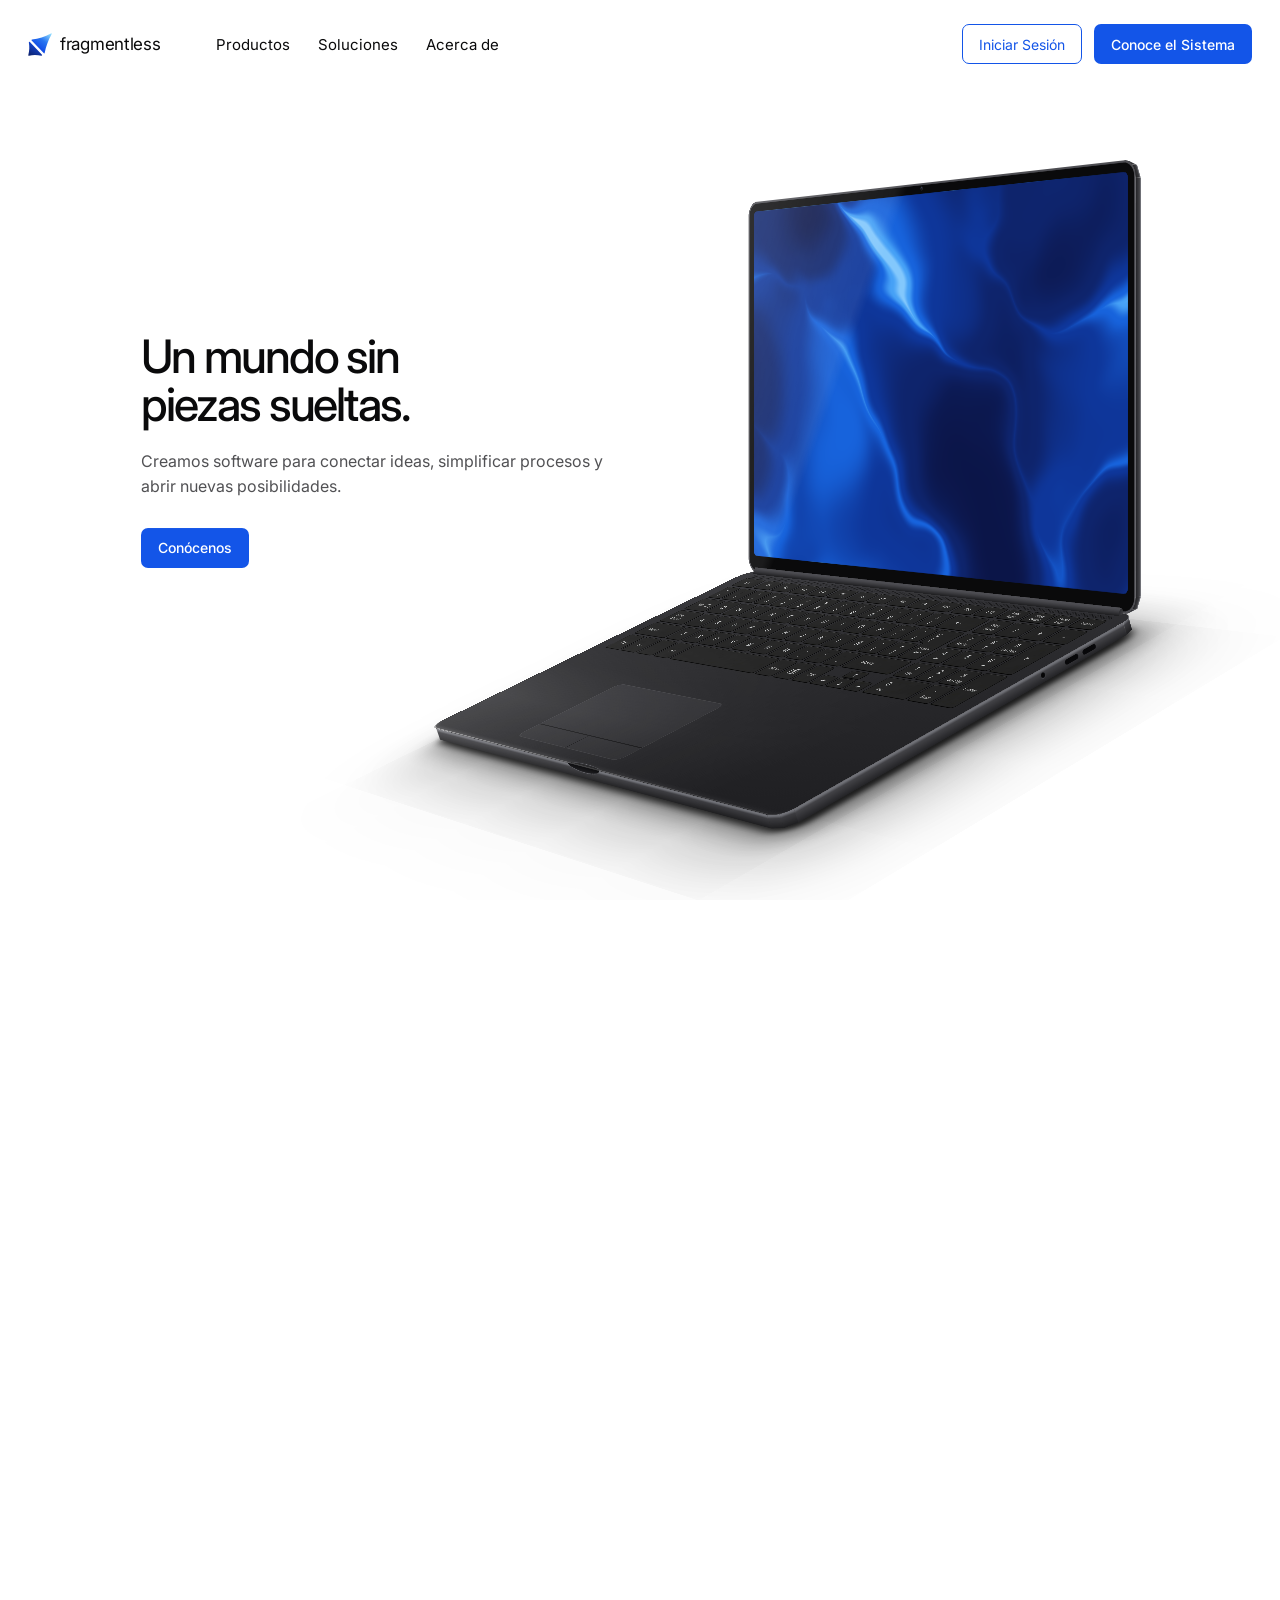
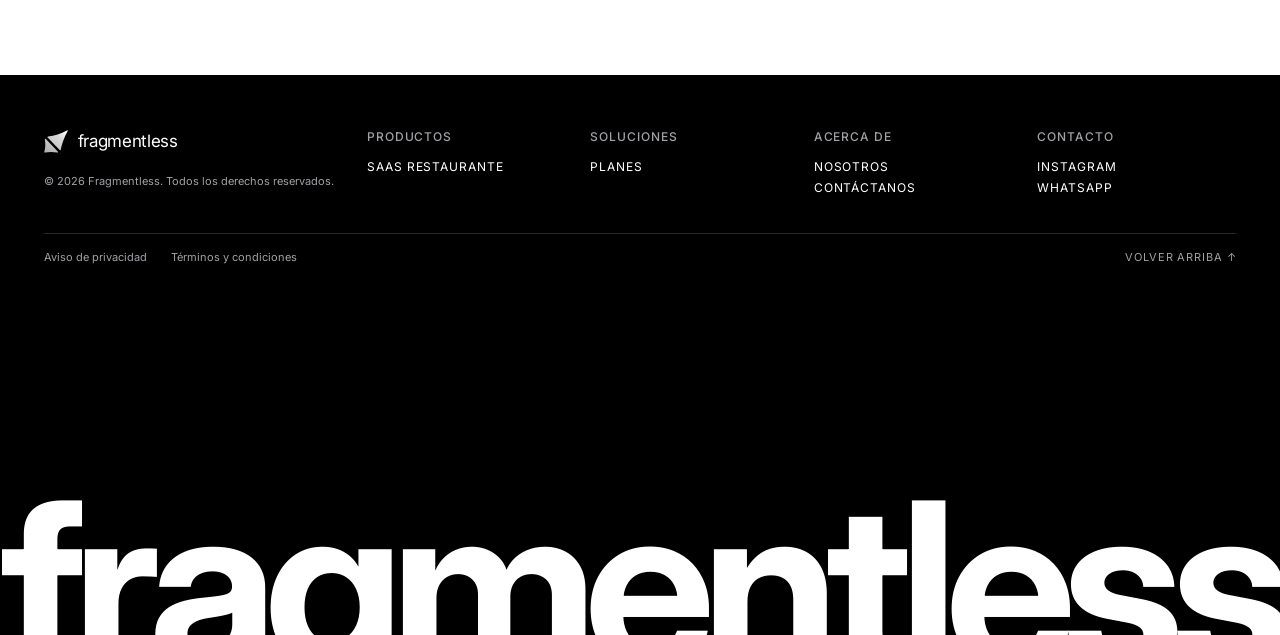
<file: index.html>
<!DOCTYPE html>
<html lang="es">
<head>
<meta charset="UTF-8">
<meta name="viewport" content="width=device-width, initial-scale=1.0">
<title>Fragmentless</title>
<meta name="description" content="Creamos software para conectar ideas, simplificar procesos y abrir nuevas posibilidades.">
<!-- La barra del navegador en el celular: negra, como el footer -->
<meta name="theme-color" content="#000000">
<link rel="icon" href="assets/fragmentless-logo.svg" type="image/svg+xml">
<!-- Al compartir el enlace (WhatsApp, redes). og:image va con la dirección completa (https://…), porque la mayoría de
     las redes no acepta rutas relativas; si cambia el dominio, cambiarla aquí y en nosotros.html. La imagen es un
     cuadro de la entrada de Nosotros (el logo en el vidrio). Al cambiarla, subir su ?v=: Meta guarda la vieja. -->
<meta property="og:type" content="website">
<meta property="og:locale" content="es_MX">
<meta property="og:site_name" content="Fragmentless">
<meta property="og:title" content="Fragmentless — Un mundo sin piezas sueltas">
<meta property="og:description" content="Creamos software para conectar ideas, simplificar procesos y abrir nuevas posibilidades.">
<meta property="og:image" content="https://fragmentless-software.vercel.app/assets/og-imagen.jpg?v=vidrio-1">
<meta property="og:image:width" content="1200">
<meta property="og:image:height" content="630">
<meta name="twitter:card" content="summary_large_image">
<link rel="preconnect" href="https://fonts.googleapis.com">
<link rel="preconnect" href="https://fonts.gstatic.com" crossorigin>
<link href="https://fonts.googleapis.com/css2?family=Inter:wght@200;400;500;600;700&display=swap" rel="stylesheet">
<link rel="stylesheet" href="style.css?v=barra-sin-linea-1">
<link rel="stylesheet" href="assets/components.css">
<script src="assets/wave-background.js?v=degradado-1" defer></script>
<script src="barra.js?v=menu-brillo-1" defer></script>
<!-- Antes que escena.js: así el azul ya está dibujado cuando la laptop se muestra -->
<script src="pantalla.js?v=luz-en-su-lugar-1" defer></script>
<script src="escena.js?v=zoom-ligero-1" defer></script>
<!-- Después de escena.js: el cambio del azul al panel con una franja de luz -->
<script src="barrido.js?v=luz-1" defer></script>
<!-- La sección 3: dos tarjetas que se alejan, se inclinan y bajan con el scroll -->
<script src="lanzamiento.js?v=celular-2" defer></script>

</head>
<body>

<header class="barra">
  <div class="barra-fila">
    <a class="logo" href="./">
      <img class="logo-claro" src="assets/fragmentless-logo.svg" alt="" width="24" height="23">
      <img class="logo-oscuro" src="assets/fragmentless-logo-blanco.svg" alt="" width="24" height="23">
      <span>fragmentless</span>
    </a>

    <nav class="atajos" aria-label="Atajos">
      <button type="button" class="atajo" aria-expanded="false" aria-controls="menu-productos">Productos</button>
      <button type="button" class="atajo" aria-expanded="false" aria-controls="menu-soluciones">Soluciones</button>
      <button type="button" class="atajo" aria-expanded="false" aria-controls="menu-acerca">Acerca de</button>
    </nav>

    <div class="acciones">
      <a class="boton boton-borde" href="#">Iniciar Sesión</a>
      <a class="boton boton-primario" href="saas-restaurante.html">Conoce el Sistema</a>
    </div>

    <!-- En celular y en tablet, en lugar de los atajos: abre la barra con los tres submenús como renglones (barra.js) -->
    <button type="button" class="hamburguesa" aria-expanded="false" aria-controls="menu-productos menu-soluciones menu-acerca" aria-label="Menú">
      <span></span><span></span>
    </button>
  </div>

  <!-- Lo que se despliega al tocar un atajo: la barra crece hacia abajo -->
  <div class="despliegue">
    <div class="despliegue-dentro">
      <ul class="submenu" id="menu-productos" hidden>
        <li><a href="saas-restaurante.html">SaaS Restaurante</a></li>
      </ul>
      <ul class="submenu" id="menu-soluciones" hidden>
        <li><a href="#">Planes</a></li>
      </ul>
      <ul class="submenu" id="menu-acerca" hidden>
        <li><a href="nosotros.html">Nosotros</a></li>
        <li><a href="#">Contáctanos</a></li>
      </ul>
    </div>
  </div>
</header>

<!-- Oscurece la página mientras la barra está abierta -->
<div class="velo" aria-hidden="true"></div>

<main>
  <!-- La escena (escena.js): al bajar, el hueco del video se encoge, se vuelve la pantalla de una laptop
       y se gira de lado, el fondo se oscurece y sale el texto del centro; luego la tarjeta se va a la
       derecha y sale el de la izquierda. -->
  <section class="escena" aria-label="Presentación">
    <div class="escena-fija">
      <div class="noche" aria-hidden="true"></div>
      <div class="portada-copy">
        <h1>Un mundo sin piezas sueltas.</h1>
        <p class="portada-resumen">Creamos software para conectar ideas, simplificar procesos y abrir nuevas posibilidades.</p>
        <!-- Lleva a la empresa, no al sistema de restaurantes: a la página Nosotros -->
        <div class="portada-botones">
          <a class="boton boton-primario" href="nosotros.html">Conócenos</a>
        </div>
      </div>

      <!-- La laptop (escena.js la mueve entera): la pantalla es la tarjeta del video, y el teclado va pegado
           a su orilla de abajo, como con una bisagra. Arriba, a todo lo ancho, no se ven ni el marco de la
           pantalla ni el teclado: aparecen mientras se encoge. Al final se cierra (y entonces se ve la tapa
           por detrás), la cámara gira para verla de frente, se vuelve a abrir con la pantalla en blanco y la
           cámara avanza hasta que esa pantalla llena todo: ahí llega la sección 3. -->
      <div class="laptop">
        <!-- El azul en vivo (pantalla.js) da paso a la captura del panel al encogerse la laptop, detrás de una
             franja de luz (barrido.js). -->
        <div class="video">
          <canvas class="pantalla-azul" aria-hidden="true"></canvas>
          <img class="panel-sistema" src="prueba/vista-inicio.webp" alt="Panel del agente de IA de Fragmentless" decoding="async">
          <!-- La franja de luz que cambia el azul por el panel (barrido.js) -->
          <canvas class="barrido-luz" aria-hidden="true"></canvas>
          <!-- La pantalla en blanco que se ve al reabrirse de frente, como el fondo de la sección 3 -->
          <div class="pantalla-seccion" aria-hidden="true"></div>
        </div>
        <!-- El grosor de la pantalla: sus orillas y sus cuatro esquinas redondas, y al fondo la tapa, que solo
             se ve al cerrarse -->
        <div class="grosor-pantalla" aria-hidden="true">
          <div class="tapa"></div>
          <div class="orilla orilla-arriba"></div>
          <div class="orilla orilla-abajo"></div>
          <div class="orilla orilla-izq"></div>
          <div class="orilla orilla-der"></div>
          <div class="esquina esquina-der"></div>
          <div class="esquina esquina-izq"></div>
          <div class="esquina esquina-atras-izq"></div>
          <div class="esquina esquina-atras-der"></div>
        </div>
        <!-- El teclado: las teclas (una imagen, style.css) con la rejilla de las bocinas arriba (también en
             style.css), el trackpad, el brillo de la luz encima de ellos y el grosor de la base (los cantos
             de enfrente y de atrás, los dos costados, el derecho con sus puertos, y las cuatro esquinas
             redondas). Debajo de la base, el piso con luz de la parte negra y la sombra de la laptop. En su
             orilla de atrás, la bisagra. -->
        <div class="teclado" aria-hidden="true">
          <div class="piso"></div>
          <div class="sombra"></div>
          <div class="teclas"></div>
          <div class="trackpad"></div>
          <div class="brillo"></div>
          <div class="canto"></div>
          <div class="canto canto-atras"></div>
          <div class="costado costado-izq"></div>
          <div class="costado costado-der"></div>
          <div class="esquina esquina-izq"></div>
          <div class="esquina esquina-der"></div>
          <div class="esquina esquina-atras-izq"></div>
          <div class="esquina esquina-atras-der"></div>
          <!-- La bisagra: su cara de enfrente y sus dos puntas -->
          <div class="bisagra">
            <div class="bisagra-frente"></div>
            <div class="bisagra-punta bisagra-punta-izq"></div>
            <div class="bisagra-punta bisagra-punta-der"></div>
          </div>
        </div>
      </div>

      <div class="texto-centro" id="presentacion-saas">
        <h2 class="se-brilla">Presentamos nuestro nuevo software.</h2>
        <p class="se-enciende">El siguiente nivel para los restaurantes de México: un solo sistema, sin piezas sueltas, con inteligencia artificial.</p>
        <!-- Solo en celular (style.css), donde no sale el texto de la izquierda, que lleva estos mismos botones -->
        <div class="texto-botones">
          <a class="boton boton-borde" href="saas-restaurante.html">Más información</a>
          <a class="boton boton-primario" href="#">Comprar</a>
        </div>
      </div>

      <div class="texto-lado">
        <h2 class="se-brilla">Moderniza tu negocio.</h2>
        <p class="se-enciende">Compra la licencia ya mismo y disfruta del sistema.</p>
        <!-- La entrada va en esta caja y no en los botones, para no pelearse con su opacidad al pasar el mouse -->
        <div class="texto-botones">
          <a class="boton boton-borde" href="saas-restaurante.html">Más información</a>
          <a class="boton boton-primario" href="#">Comprar</a>
        </div> 
      </div>
    </div>
  </section>

  <!-- Sección 3 (lanzamiento.js): sobre el blanco de la laptop aparece la primera tarjeta, se
       aleja y se inclina, entra la segunda por la derecha, las dos bajan y sale el título. -->
  <section class="lanzamiento" aria-labelledby="lanzamiento-titulo">
    <div class="lanzamiento-ancla" id="sistema"></div>
    <div class="lanzamiento-fija">
      <div class="lanzamiento-grupo">
        <!-- La primera tarjeta, que aparece de la nada. Primero una frase con tres imágenes que cambian
             con el scroll; al alejarse, imágenes que forman un anillo, se da vuelta, se amontonan y queda una
             sola (lanzamiento.js las pone). Al subir, esa regresa al centro y se vuelve la imagen de la
             frase. Las tres imágenes de la frase son provisionales. -->
        <div class="lanzamiento-tarjeta tarjeta-izq">
          <div class="lanzamiento-giro">
            <div class="lanzamiento-cara cara-clara">
              <div class="orbita" aria-hidden="true"><div class="orbita-centro"></div></div>
              <div class="intro">
                <p class="intro-frase"><span class="intro-antes">Todo tu restaurante</span> <span class="intro-imagenes"><img src="prueba/tarjeta-libreta.webp" alt="" decoding="async"><img src="prueba/tarjeta-mesera.webp" alt="" decoding="async" hidden><img src="prueba/tarjeta-cuentas.webp" alt="" decoding="async" hidden></span> <span>en un solo sistema.</span></p>
              </div>
            </div>
          </div>
        </div>
        <!-- La segunda: un remolino de imágenes que giran alrededor de una frase y se van al centro -->
        <div class="lanzamiento-tarjeta tarjeta-der">
          <div class="lanzamiento-giro">
            <div class="lanzamiento-cara cara-oscura">
              <div class="remolino" aria-hidden="true"><div class="remolino-centro"></div></div>
              <p class="remolino-titulo">Todo conectado.</p>
            </div>
          </div>
        </div>
      </div>
      <div class="lanzamiento-orillas" aria-hidden="true"></div>
      <div class="lanzamiento-texto">
        <h2 id="lanzamiento-titulo">Todo tu restaurante. En un solo lugar.</h2>
      </div>
    </div>
  </section>

  <!-- Sección 6: un espacio blanco de media pantalla para los logos de los restaurantes que trabajen con
       Fragmentless. Va vacío hasta que haya clientes de verdad. -->
  <section class="clientes"></section>
</main>

<!-- Footer de partículas, montado con React. -->
<div id="site-footer"></div>

</body>
</html>
</file>
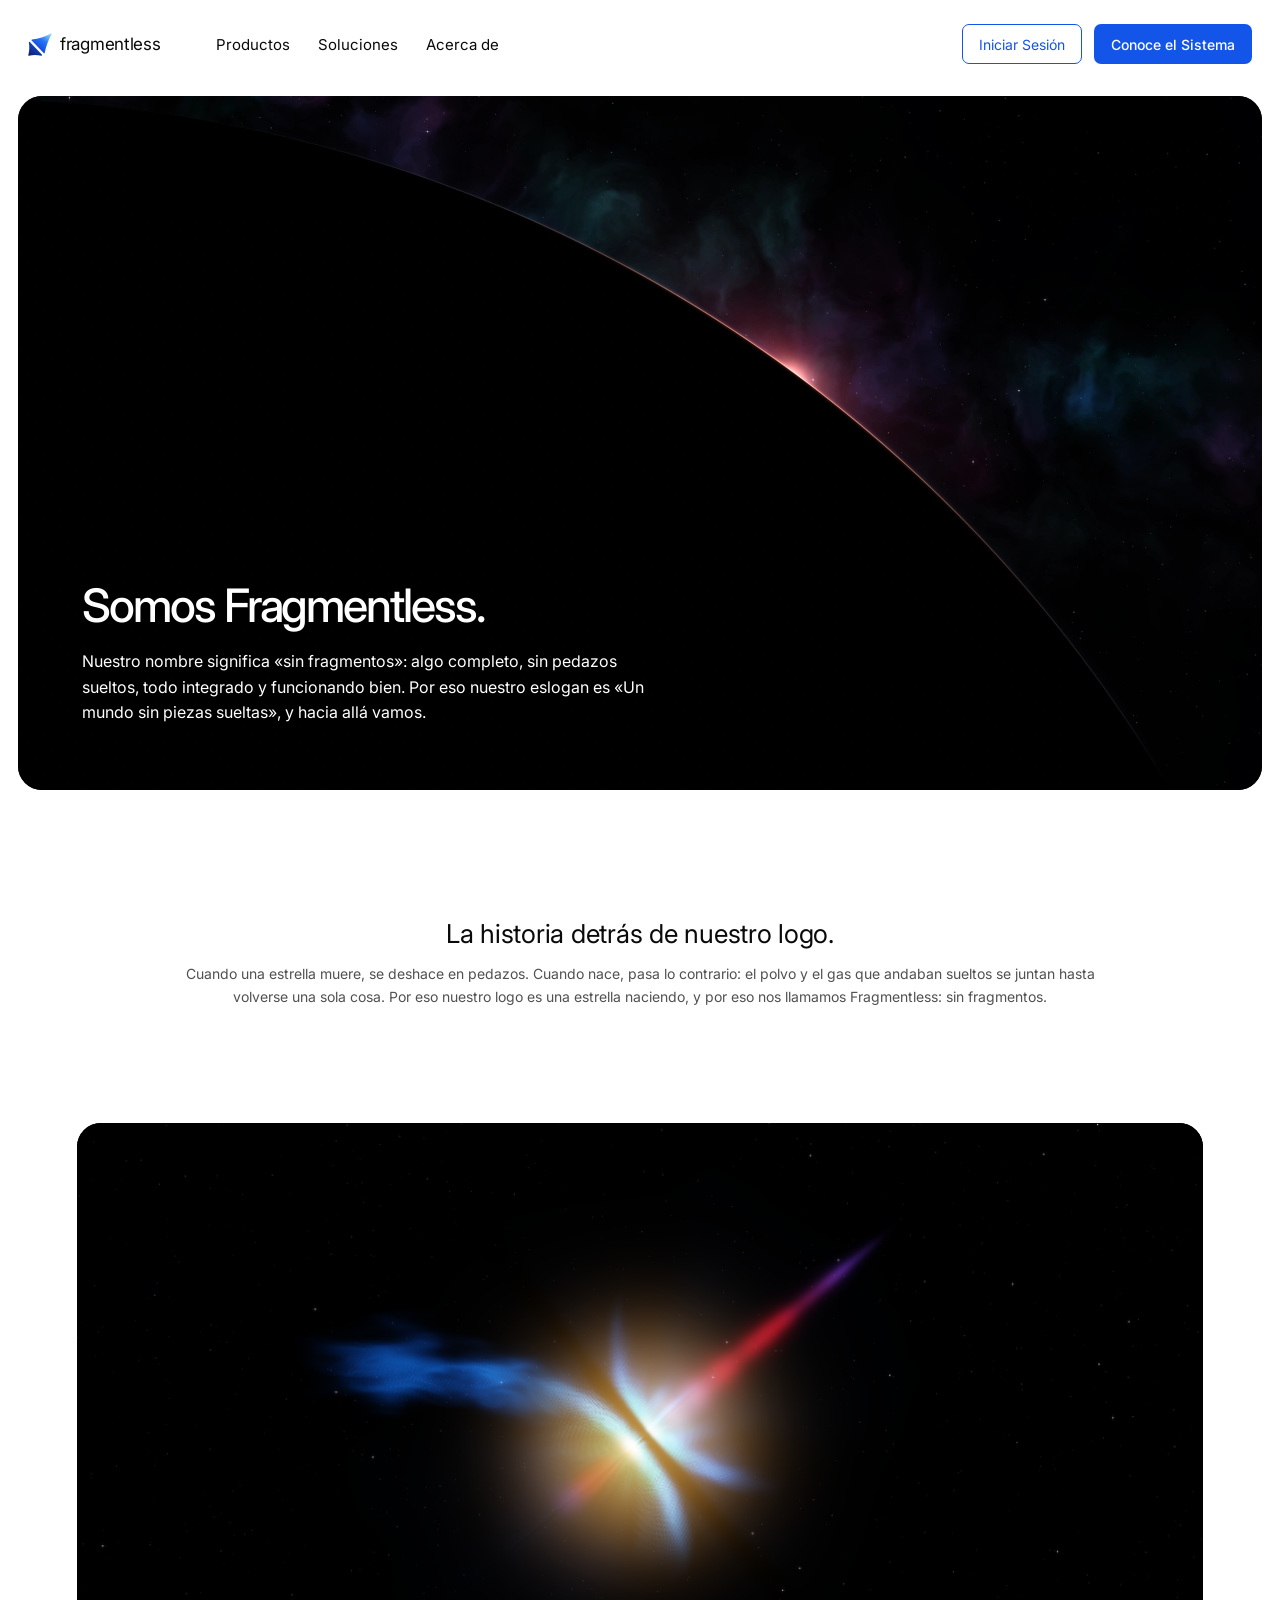
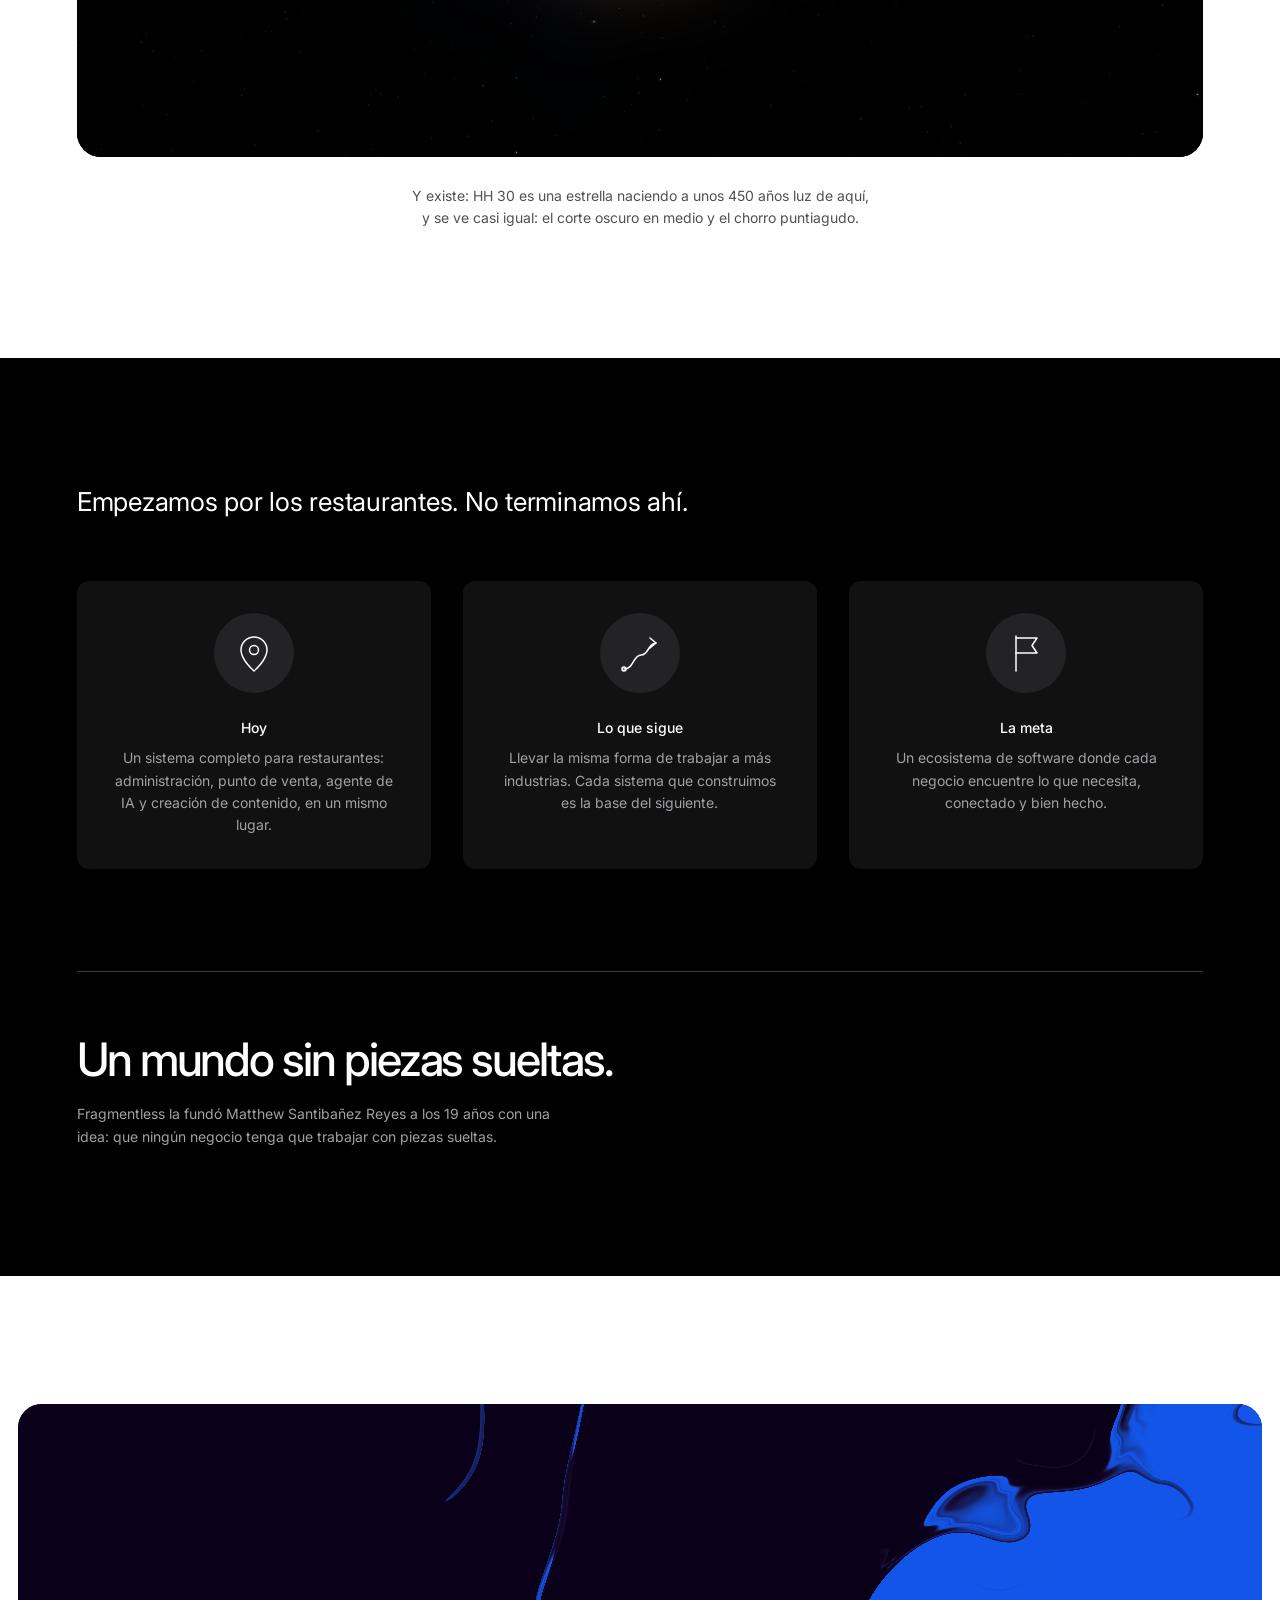
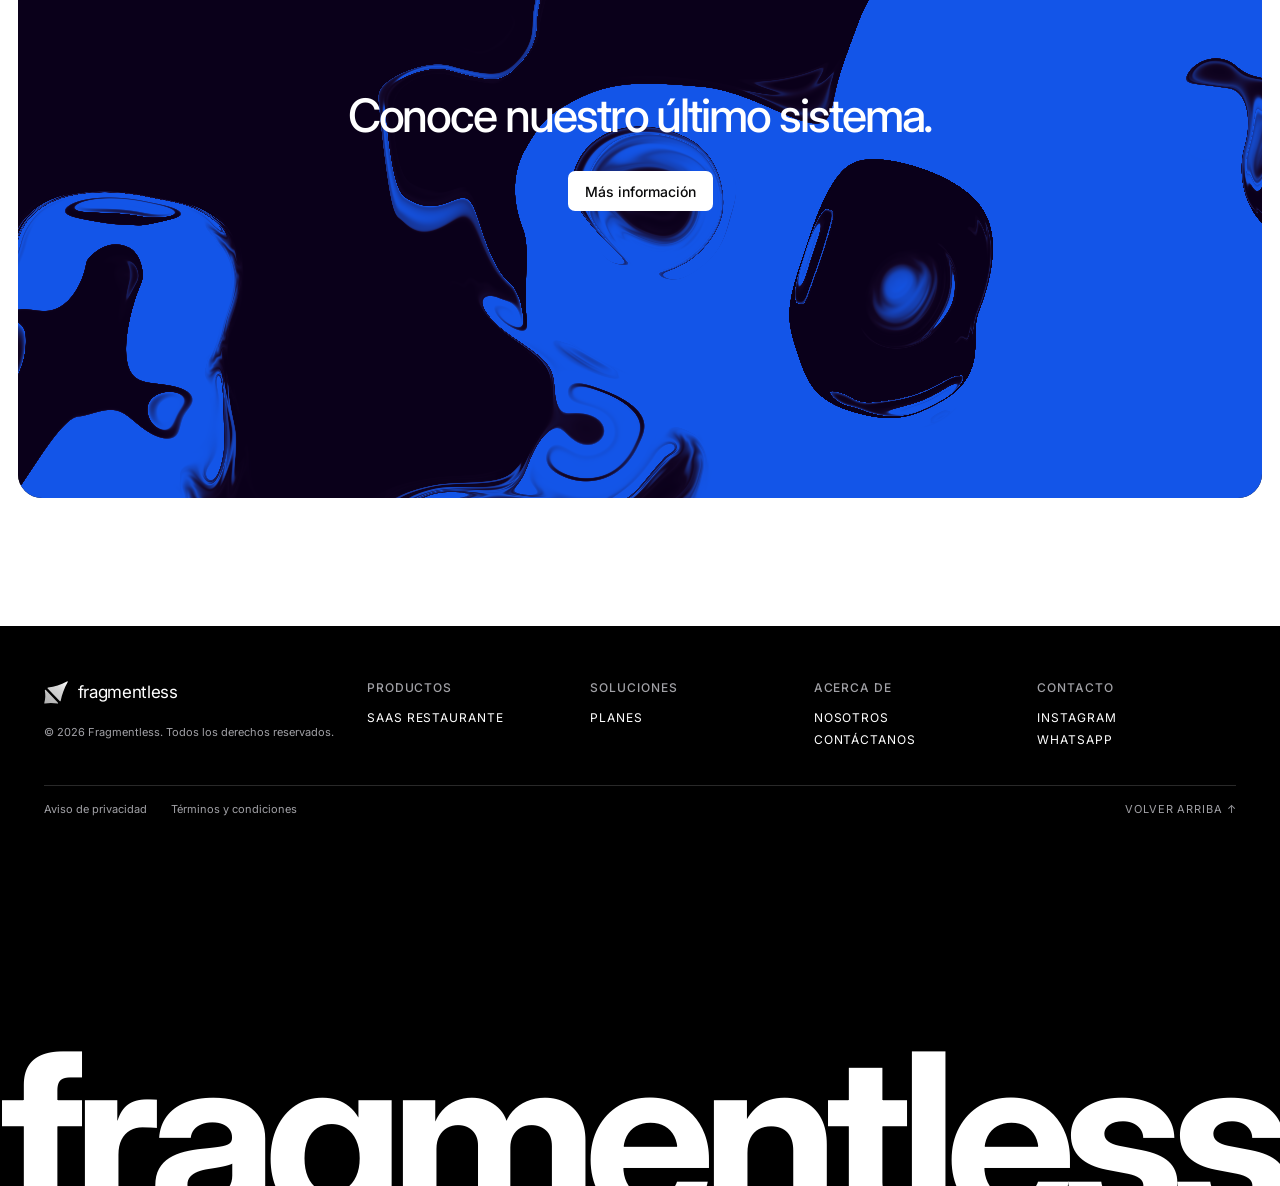
<file: nosotros.html>
<!DOCTYPE html>
<html lang="es">
<head>
<meta charset="UTF-8">
<meta name="viewport" content="width=device-width, initial-scale=1.0">
<title>Nosotros — Fragmentless</title>
<meta name="description" content="Fragmentless es una empresa de software: juntamos la solución a los problemas de las empresas en un solo ecosistema, bien hecho. Un mundo sin piezas sueltas.">
<!-- La barra del navegador en el celular: negra, como en index.html -->
<meta name="theme-color" content="#000000">
<link rel="icon" href="assets/fragmentless-logo.svg" type="image/svg+xml">
<!-- La misma imagen que en index.html, con la dirección completa (https://…); si cambia el dominio, cambiarla en los dos -->
<meta property="og:type" content="website">
<meta property="og:locale" content="es_MX">
<meta property="og:site_name" content="Fragmentless">
<meta property="og:title" content="Nosotros — Fragmentless">
<meta property="og:description" content="Una empresa de software que junta piezas sueltas en un solo sistema, bien hecho.">
<meta property="og:image" content="https://fragmentless-software.vercel.app/assets/og-imagen.jpg?v=vidrio-1">
<meta property="og:image:width" content="1200">
<meta property="og:image:height" content="630">
<meta name="twitter:card" content="summary_large_image">
<link rel="preconnect" href="https://fonts.googleapis.com">
<link rel="preconnect" href="https://fonts.gstatic.com" crossorigin>
<link href="https://fonts.googleapis.com/css2?family=Inter:wght@200;400;500;600;700&display=swap" rel="stylesheet">
<link rel="stylesheet" href="style.css?v=barra-sin-linea-1">
<link rel="stylesheet" href="assets/components.css">
<link rel="stylesheet" href="nosotros.css?v=degradado-2">
<script src="assets/wave-background.js?v=degradado-1" defer></script>
<script src="barra.js" defer></script>
<!-- La estrella del logo, en 3D (en PC; en celular va en imagen) -->
<script src="estrella.js?v=55" defer></script>
<script src="nosotros.js?v=sin-principios-2" defer></script>
</head>
<body class="pagina-nosotros">

<!-- La misma barra que en index.html -->
<header class="barra">
  <div class="barra-fila">
    <a class="logo" href="./">
      <img class="logo-claro" src="assets/fragmentless-logo.svg" alt="" width="24" height="23">
      <img class="logo-oscuro" src="assets/fragmentless-logo-blanco.svg" alt="" width="24" height="23">
      <span>fragmentless</span>
    </a>

    <nav class="atajos" aria-label="Atajos">
      <button type="button" class="atajo" aria-expanded="false" aria-controls="menu-productos">Productos</button>
      <button type="button" class="atajo" aria-expanded="false" aria-controls="menu-soluciones">Soluciones</button>
      <button type="button" class="atajo" aria-expanded="false" aria-controls="menu-acerca">Acerca de</button>
    </nav>

    <div class="acciones">
      <a class="boton boton-borde" href="#">Iniciar Sesión</a>
      <a class="boton boton-primario" href="saas-restaurante.html">Conoce el Sistema</a>
    </div>

    <!-- En celular y en tablet, en lugar de los atajos: abre la barra con los tres submenús como renglones (barra.js) -->
    <button type="button" class="hamburguesa" aria-expanded="false" aria-controls="menu-productos menu-soluciones menu-acerca" aria-label="Menú">
      <span></span><span></span>
    </button>
  </div>

  <div class="despliegue">
    <div class="despliegue-dentro">
      <ul class="submenu" id="menu-productos" hidden>
        <li><a href="saas-restaurante.html">SaaS Restaurante</a></li>
      </ul>
      <ul class="submenu" id="menu-soluciones" hidden>
        <li><a href="#">Planes</a></li>
      </ul>
      <ul class="submenu" id="menu-acerca" hidden>
        <li><a href="nosotros.html" aria-current="page">Nosotros</a></li>
        <li><a href="#">Contáctanos</a></li>
      </ul>
    </div>
  </div>
</header>

<div class="velo" aria-hidden="true"></div>

<main>
  <!-- Portada, como la de Scale: un recuadro con la Tierra del «Earth Blaze» de 21st.dev adentro y, abajo a la
       izquierda, el titular y lo que significa el nombre y el eslogan que sale de él (no lo mismo que la portada del
       index, para que quien llega aquí lea algo nuevo). Sin botón: aquí se habla de la empresa, no del sistema. La
       Tierra va en imagen, sacada del componente (components/ui/earth-blaze.tsx): en vivo, en celular iba trabadísima.
       Ancha en pantallas acostadas y en 3:4 en celular y en las paradas, cada una sacada a ese tamaño. La entrada del
       logo en vidrio que iba aquí está guardada en guardado/intro-logo-vidrio/. -->
  <section class="ns-portada">
    <div class="ns-hero">
      <picture class="ns-tierra">
        <source media="(max-width: 760px), (orientation: portrait)" srcset="prueba/tierra-celular.webp" width="957" height="1275">
        <img src="prueba/tierra-ancha.webp" alt="" width="2808" height="1388">
      </picture>
      <div class="ns-hero-texto">
        <h1>Somos Fragmentless.</h1>
        <p>Nuestro nombre significa «sin fragmentos»: algo completo, sin pedazos sueltos, todo integrado y funcionando bien. Por eso nuestro eslogan es «Un mundo sin piezas sueltas», y hacia allá vamos.</p>
      </div>
    </div>
  </section>

  <!-- El logo, después de la portada: una estrella naciendo, materia suelta que se junta en una sola cosa. Como la
       misión en la página de Scale: el título y el texto centrados y, debajo, la estrella en 3D (estrella.js) con su
       cielo (cielo.js) en un cuadro grande. HH 30 va al final, debajo de la estrella, «de postre»: el logo no «es»
       HH 30. -->
  <section class="ns-logo-seccion" aria-labelledby="ns-logo-titulo">
    <!-- Sus textos, como los de la parte oscura del index (.ns-texto-escena en nosotros.css). En celular van otros:
         ahí la portada no lleva su párrafo, y lo del nombre y lo del logo van juntos y más cortos, para que no se vea
         tanto texto seguido (nosotros.css esconde el que no toca). -->
    <div class="ns-texto-escena ns-solo-pc">
      <h2 id="ns-logo-titulo" class="ns-sin-brillo">La historia detrás de nuestro logo.</h2>
      <p>Cuando una estrella muere, se deshace en pedazos. Cuando nace, pasa lo contrario: el polvo y el gas que andaban sueltos se juntan hasta volverse una sola cosa. Por eso nuestro logo es una estrella naciendo, y por eso nos llamamos Fragmentless: sin fragmentos.</p>
    </div>
    <div class="ns-texto-escena ns-solo-celular">
      <h2 class="ns-sin-brillo">Nuestro concepto.</h2>
      <p>Cuando una estrella nace, el polvo y el gas sueltos se vuelven una sola cosa. Esa es la idea detrás del logo y del nombre: Fragmentless, «sin fragmentos». Algo completo, integrado y funcionando bien.</p>
    </div>
    <!-- En PC, la estrella en vivo (estrella.js) sobre su cielo en imagen, sacado de cielo.js. En celular, la estrella y
         su cielo en una sola imagen, sacada de los dos: en vivo iba trabadísima. -->
    <figure class="ns-estrella-cuadro ns-crece" role="img" aria-label="Una estrella naciendo: un disco oscuro visto de canto, luz azul a sus dos lados y un chorro que sale del centro.">
      <picture class="ns-cielo">
        <source media="(max-width: 760px)" srcset="prueba/estrella-celular.webp" width="1408" height="792">
        <img src="prueba/cielo-estrella.webp" alt="" width="2360" height="1328" loading="lazy">
      </picture>
      <canvas class="estrella-3d" data-paleta="foto" aria-hidden="true"></canvas>
    </figure>
    <div class="ns-texto-escena ns-postre">
      <p>Y existe: HH 30 es una estrella naciendo a unos 450 años luz de aquí, y se ve casi igual: el corte oscuro en medio y el chorro puntiagudo.</p>
    </div>
  </section>

  <!-- Hacia dónde vamos: el título y tres tarjetas, de los restaurantes a un ecosistema completo. Las tarjetas son las
       del «Feature Card» de 21st.dev (su acomodo, su entrada una tras otra y que suban al pasar el mouse), en HTML y
       CSS como el resto de la página, con íconos de línea hechos aquí. Sus textos, del tamaño de los de la sección del
       logo y con su misma entrada (.ns-texto-escena), también los de las tarjetas. -->
  <section class="ns-vision" aria-labelledby="ns-vision-titulo">
    <div class="ns-texto-escena">
      <h2 id="ns-vision-titulo">Empezamos por los restaurantes. No terminamos ahí.</h2>
    </div>
    <ol class="ns-tarjetas">
      <li>
        <div class="ns-tarjeta">
          <span class="ns-tarjeta-icono" aria-hidden="true">
            <!-- Un punto en el mapa: donde estamos -->
            <svg viewBox="0 0 48 48"><path d="M24 42s-13-11-13-21a13 13 0 0 1 26 0c0 10-13 21-13 21Z"/><circle cx="24" cy="21" r="4.5"/></svg>
          </span>
          <h3>Hoy</h3>
          <p>Un sistema completo para restaurantes: administración, punto de venta, agente de IA y creación de contenido, en un mismo lugar.</p>
        </div>
      </li>
      <li>
        <div class="ns-tarjeta">
          <span class="ns-tarjeta-icono" aria-hidden="true">
            <!-- Un camino que sigue -->
            <svg viewBox="0 0 48 48"><path d="M8 40c10 0 9-14 17-14s7-12 15-12"/><path d="M34 9l6 5-6 5"/><circle cx="8" cy="40" r="2"/></svg>
          </span>
          <h3>Lo que sigue</h3>
          <p>Llevar la misma forma de trabajar a más industrias. Cada sistema que construimos es la base del siguiente.</p>
        </div>
      </li>
      <li>
        <div class="ns-tarjeta">
          <span class="ns-tarjeta-icono" aria-hidden="true">
            <!-- La bandera de la meta -->
            <svg viewBox="0 0 48 48"><path d="M14 42V7"/><path d="M14 9h21l-5 7.5 5 7.5H14"/></svg>
          </span>
          <h3>La meta</h3>
          <p>Un ecosistema de software donde cada negocio encuentre lo que necesita, conectado y bien hecho.</p>
        </div>
      </li>
    </ol>
    <!-- Debajo de las tarjetas, acomodados como la frase que iba aquí antes: una línea, el eslogan (del tamaño de
         «Somos Fragmentless.» de la portada) y abajo quién la fundó -->
    <div class="ns-texto-escena ns-cierre">
      <p class="ns-eslogan ns-sin-brillo">Un mundo sin piezas sueltas.</p>
      <p>Fragmentless la fundó Matthew Santibañez Reyes a los 19 años con una idea: que ningún negocio tenga que trabajar con piezas sueltas.</p>
    </div>
  </section>

  <!-- Al final, sobre blanco, un recuadro negro del tamaño del de la portada, que crece al asomar como el cuadro de
       la estrella (.ns-crece). Adentro, el «Animated Gradient» de 21st.dev con el azul de la marca (#degradado,
       components/ui/animated-gradient.tsx en el bundle) y, encima, centrados como en su ejemplo, un título y el botón
       blanco de la sección 2 del index, que lleva al sistema. -->
  <section class="ns-final" aria-labelledby="ns-final-titulo">
    <div class="ns-recuadro ns-crece">
      <div class="ns-degradado" id="degradado" aria-hidden="true"></div>
      <div class="ns-recuadro-texto">
        <h2 id="ns-final-titulo">Conoce nuestro último sistema.</h2>
        <!-- La entrada va en esta caja y no en el botón, para no pelearse con su opacidad al pasar el mouse -->
        <div class="ns-recuadro-boton">
          <a class="boton boton-primario" href="saas-restaurante.html">Más información</a>
        </div>
      </div>
    </div>
  </section>
</main>

<div id="site-footer"></div>

</body>
</html>
</file>
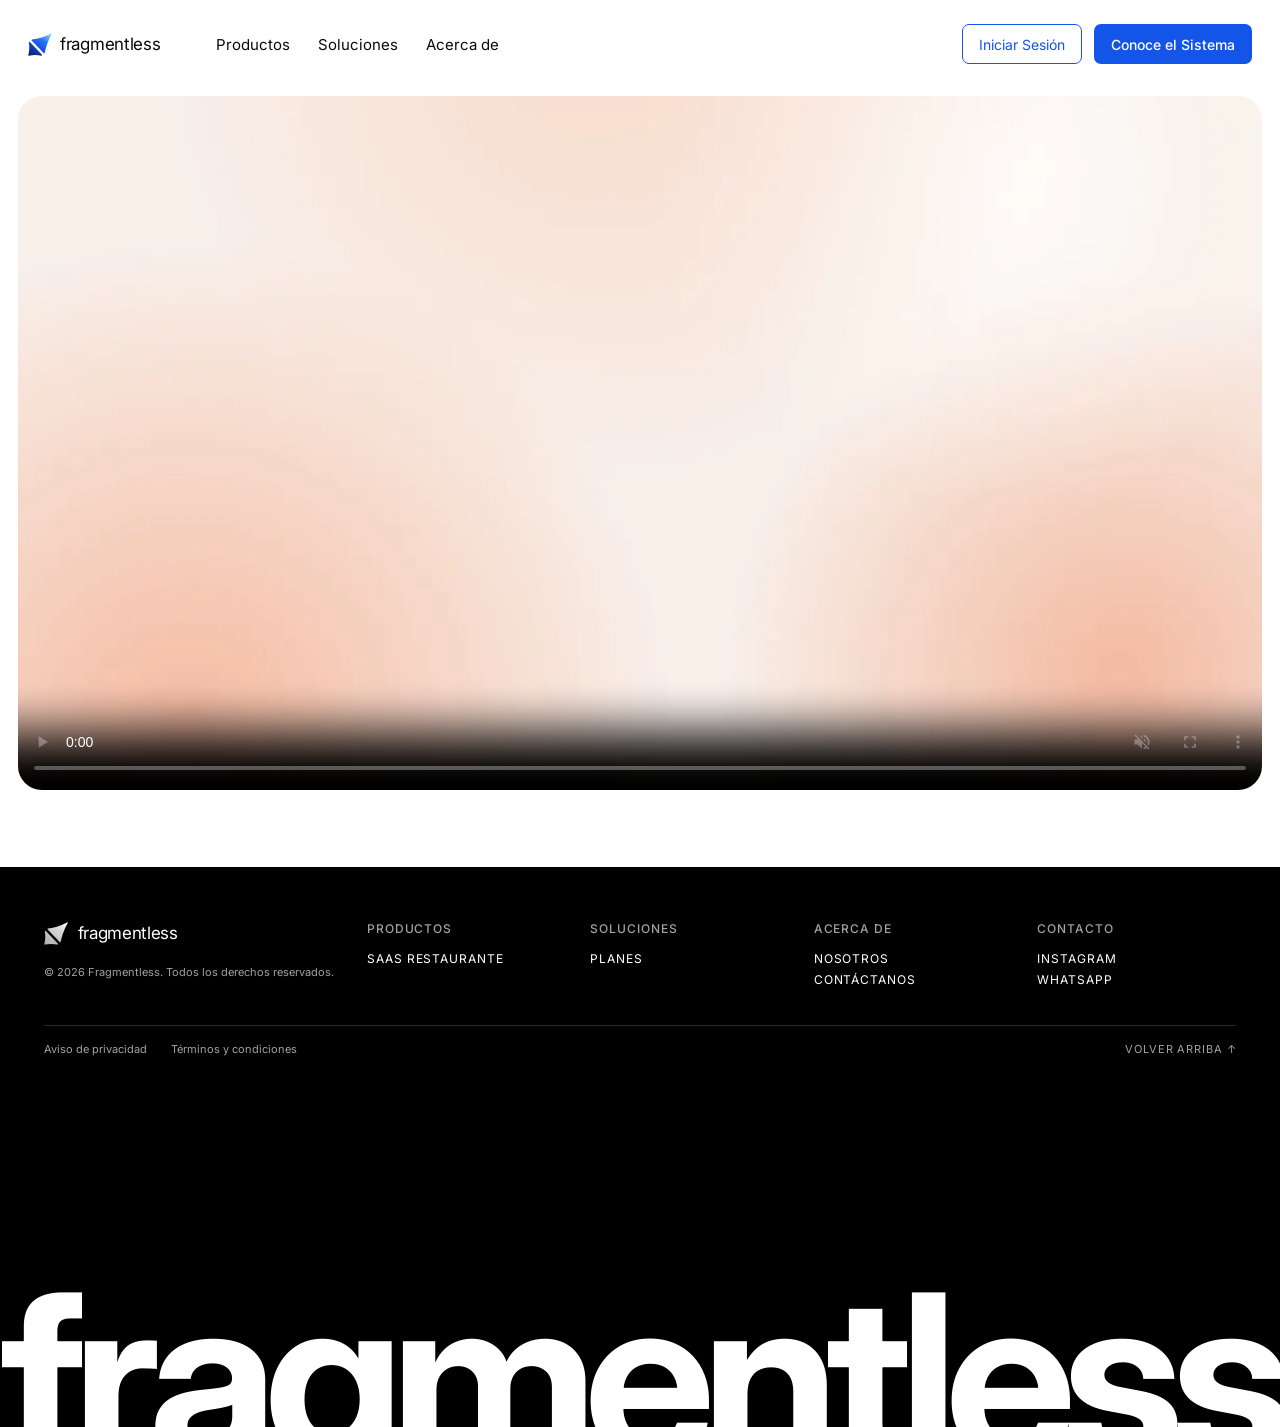
<file: saas-restaurante.html>
<!DOCTYPE html>
<html lang="es">
<head>
<meta charset="UTF-8">
<meta name="viewport" content="width=device-width, initial-scale=1.0">
<title>SaaS Restaurante — Fragmentless</title>
<meta name="description" content="El sistema para restaurantes de Fragmentless: administración, punto de venta, agente de IA y creación de contenido, en un mismo lugar.">
<!-- La barra del navegador en el celular: negra, como en index.html -->
<meta name="theme-color" content="#000000">
<link rel="icon" href="assets/fragmentless-logo.svg" type="image/svg+xml">
<!-- La misma imagen que en index.html, con la dirección completa (https://…); si cambia el dominio, cambiarla en los tres -->
<meta property="og:type" content="website">
<meta property="og:locale" content="es_MX">
<meta property="og:site_name" content="Fragmentless">
<meta property="og:title" content="SaaS Restaurante — Fragmentless">
<meta property="og:description" content="Todo tu restaurante en un solo sistema.">
<meta property="og:image" content="https://fragmentless-software.vercel.app/assets/og-imagen.jpg?v=vidrio-1">
<meta property="og:image:width" content="1200">
<meta property="og:image:height" content="630">
<meta name="twitter:card" content="summary_large_image">
<link rel="preconnect" href="https://fonts.googleapis.com">
<link rel="preconnect" href="https://fonts.gstatic.com" crossorigin>
<link href="https://fonts.googleapis.com/css2?family=Inter:wght@200;400;500;600;700&display=swap" rel="stylesheet">
<link rel="stylesheet" href="style.css?v=barra-negra-1">
<link rel="stylesheet" href="assets/components.css">
<link rel="stylesheet" href="saas-restaurante.css?v=3">
<script src="assets/wave-background.js?v=degradado-1" defer></script>
<script src="barra.js" defer></script>
<script src="saas-restaurante.js?v=1" defer></script>
</head>
<body class="pagina-restaurante">

<!-- La misma barra que en index.html -->
<header class="barra">
  <div class="barra-fila">
    <a class="logo" href="./">
      <img class="logo-claro" src="assets/fragmentless-logo.svg" alt="" width="24" height="23">
      <img class="logo-oscuro" src="assets/fragmentless-logo-blanco.svg" alt="" width="24" height="23">
      <span>fragmentless</span>
    </a>

    <nav class="atajos" aria-label="Atajos">
      <button type="button" class="atajo" aria-expanded="false" aria-controls="menu-productos">Productos</button>
      <button type="button" class="atajo" aria-expanded="false" aria-controls="menu-soluciones">Soluciones</button>
      <button type="button" class="atajo" aria-expanded="false" aria-controls="menu-acerca">Acerca de</button>
    </nav>

    <div class="acciones">
      <a class="boton boton-borde" href="#">Iniciar Sesión</a>
      <a class="boton boton-primario" href="saas-restaurante.html">Conoce el Sistema</a>
    </div>

    <!-- En celular y en tablet, en lugar de los atajos: abre la barra con los tres submenús como renglones (barra.js) -->
    <button type="button" class="hamburguesa" aria-expanded="false" aria-controls="menu-productos menu-soluciones menu-acerca" aria-label="Menú">
      <span></span><span></span>
    </button>
  </div>

  <div class="despliegue">
    <div class="despliegue-dentro">
      <ul class="submenu" id="menu-productos" hidden>
        <li><a href="saas-restaurante.html" aria-current="page">SaaS Restaurante</a></li>
      </ul>
      <ul class="submenu" id="menu-soluciones" hidden>
        <li><a href="#">Planes</a></li>
      </ul>
      <ul class="submenu" id="menu-acerca" hidden>
        <li><a href="nosotros.html">Nosotros</a></li>
        <li><a href="#">Contáctanos</a></li>
      </ul>
    </div>
  </div>
</header>

<div class="velo" aria-hidden="true"></div>

<main>
  <!-- El anuncio del sistema para restaurantes en el mismo recuadro que la portada de Nosotros (como la de Scale), del
       mismo tamaño; el anuncio lo llena y se le recorta lo que no cabe. Arranca solo y
       sin sonido (así lo dejan los navegadores); el botón de la esquina le pone el sonido (saas-restaurante.js). -->
  <section class="sr-portada">
    <h1 class="sr-oculto">SaaS Restaurante</h1>
    <div class="sr-cuadro">
      <video class="sr-anuncio" src="prueba/anuncio-restaurante.mp4" poster="prueba/anuncio-restaurante.webp" muted loop playsinline preload="auto" aria-label="Anuncio del sistema para restaurantes de Fragmentless"></video>
      <button type="button" class="sr-sonido" aria-pressed="false" aria-label="Sonido">
        <svg class="sr-sin-sonido" width="18" height="18" viewBox="0 0 24 24" aria-hidden="true"><path d="M11 5 6 9H3v6h3l5 4V5Z" fill="currentColor"/><path d="m16 9 6 6m0-6-6 6" fill="none" stroke="currentColor" stroke-width="2" stroke-linecap="round"/></svg>
        <svg class="sr-con-sonido" width="18" height="18" viewBox="0 0 24 24" aria-hidden="true"><path d="M11 5 6 9H3v6h3l5 4V5Z" fill="currentColor"/><path d="M15.5 8.5a5 5 0 0 1 0 7M18.5 5.5a9 9 0 0 1 0 13" fill="none" stroke="currentColor" stroke-width="2" stroke-linecap="round"/></svg>
      </button>
    </div>
  </section>
</main>

<div id="site-footer"></div>

</body>
</html>
</file>
<file: style.css>
/* style.css — la página de Fragmentless (index.html) */

/* Barra blanca con el logo, los atajos (crece al tocar uno) y los botones a la derecha; debajo, la escena:
   el hueco del video (negro mientras carga) con el eslogan, que al bajar se gira de lado sobre fondo oscuro (escena.js). */
:root {
  --fondo: #FFFFFF;
  --tinta: #0A0A0B;
  --tinta-suave: #6E6E73;
  --borde: #C9C9CC;
  --azul: #1355E8;
  --azul-claro: #8AB4FF; /* el primer color del brillo azul que les pasa a los textos (brillo-submenu) */
  --azul-noche: #3D7BFF; /* el azul de la marca más claro (mismo tono), para que la píldora vacía se vea sobre negro */
  --noche: #000000; /* las secciones oscuras (como la de Nosotros): negro total, no el de la marca */
  --noche-escena: #141415; /* la parte negra de la escena de la laptop, que en realidad es gris muy oscuro */
  --barra-noche: #000000; /* la barra abierta, con su submenú, sobre la sección oscura: negra, como el footer. En
                             gris (#1C1C1E) se confundía con el gris de la escena y parecía un gris que no cuadraba */
  --hueco: #0A0A0B; /* negro de la marca: lo que se ve mientras el video carga */
  --pulido: #707177; /* las orillas pulidas de la laptop: un gris más claro que el aluminio, que la marca sobre el negro */
  --velo: rgba(10, 10, 11, 0.45);
  /* Los resortes del carrusel de la sección 3 (de Motion), muestreados en 20 tramos: el de pasar de vista
     (bounce 0.1 en 0.25 s) y el de la pista cuando la sueltas sin pasar de vista (rigidez 200, freno 40) */
  --resorte: linear(0, 0.0698, 0.2176, 0.3835, 0.5372, 0.6662, 0.7677, 0.8438, 0.8986, 0.9367, 0.9623, 0.9789,
    0.9893, 0.9954, 0.9989, 1.0006, 1.0013, 1.0015, 1.0014, 1.0012, 1);
  --resorte-regreso: linear(0, 0.0794, 0.2179, 0.3532, 0.4701, 0.5675, 0.6474, 0.7127, 0.7659, 0.8093, 0.8446,
    0.8734, 0.8969, 0.916, 0.9316, 0.9443, 0.9546, 0.963, 0.9699, 0.9755, 1);
  --letra: 'Inter', 'Helvetica Neue', Arial, sans-serif;
  --margen: 28px;
  --alto-barra: 88px;
  --abrir: 0.3s ease;
}

/* El botón de la barra que lleva al sistema baja recorriendo la escena, así se ve la laptop encogerse */
@media (prefers-reduced-motion: no-preference) {
  html { scroll-behavior: smooth; }
}

body {
  margin: 0;
  background: var(--fondo);
  color: var(--tinta);
  font-family: var(--letra);
}

/* El texto seleccionado se marca en gris, no en el azul del sistema. Medio transparente para que sirva igual
   sobre blanco (gris claro con letra negra), sobre negro (gris oscuro con letra blanca) y sobre el video. */
::selection { background: rgba(142, 142, 147, 0.45); }

/* Barra: fija arriba, de orilla a orilla; al bajar se esconde y al subir regresa (barra.js). Sin línea abajo, en
   ninguna página: él la quitó el 3 de noviembre (era una línea gris, inset 0 -1px 0 de --tinta al 12 %). */
.barra {
  position: fixed;
  top: 0;
  left: 0;
  right: 0;
  z-index: 10;
  padding-inline: var(--margen);
  background: var(--fondo);
  transition: transform var(--abrir), background-color var(--abrir);
}
.barra[data-escondida] { transform: translateY(-100%); }

/* Sobre la escena (la portada blanca y la parte negra) la barra es transparente: blanca o negra se veía como un
   bloque encima, sobre todo en el gris del paso a la parte negra, y el fondo de la escena no es plano (tiene la luz
   gris detrás de la laptop). Ahí no pasa nada por debajo de ella: lo más alto de la laptop queda más abajo que la
   barra. Sobre la hoja y lo que sigue (data-hoja) es blanca, porque ahí el contenido sí pasa por debajo. Abierta,
   con su submenú, tiene fondo para que se lea: blanca de día y negra en la parte negra. data-escena solo lo pone
   escena.js, así que en nosotros.html la barra sigue blanca. */
:root[data-escena]:not([data-hoja]) .barra:not([data-abierto]) {
  --fondo: transparent;
}
/* En la parte negra, letra blanca */
:root[data-noche] body { background: var(--noche-escena); }
:root[data-noche]:not([data-hoja]) .barra {
  --tinta: #FFFFFF;
  --tinta-suave: #A1A1A6;
  --borde: #3A3A3D;
}
:root[data-noche]:not([data-hoja]) .barra[data-abierto] { --fondo: var(--barra-noche); }

.barra-fila {
  height: var(--alto-barra);
  display: flex;
  align-items: center;
  gap: 56px;
}

.logo {
  display: inline-flex;
  align-items: center;
  gap: 8px;
  color: var(--tinta);
  text-decoration: none;
  border-radius: 6px;
  transition: color var(--abrir);
}
.logo img { display: block; height: 23px; width: auto; flex-shrink: 0; } /* símbolo azul junto a la palabra */
.logo .logo-oscuro { display: none; }
/* Sobre negro o gris oscuro, una variante de azul hielo a blanco conserva el relieve. */
:root[data-noche]:not([data-hoja]) .barra .logo-claro { display: none; }
:root[data-noche]:not([data-hoja]) .barra .logo-oscuro { display: block; }
.logo span {
  font-weight: 400; /* mismo grosor que los atajos */
  font-size: 17px;
  line-height: 1;
  letter-spacing: -0.31px; /* compensa lo que ensancha el 400: la palabra mide lo mismo que en 200 y nada se mueve */
}

.atajos {
  display: flex;
  align-items: center;
  gap: 28px;
}
.atajo {
  padding-block: 12px;
  padding-inline: 0;
  border: 0;
  background: none;
  color: var(--tinta);
  font: inherit;
  font-size: 15px;
  white-space: nowrap;
  cursor: pointer;
  transition: color var(--abrir);
}
/* Con la barra abierta, el atajo activo queda negro y los demás en gris */
.barra[data-abierto] .atajo { color: var(--tinta-suave); }
.barra[data-abierto] .atajo[aria-expanded="true"] { color: var(--tinta); }

/* Botones de la derecha: Iniciar Sesión (borde azul) y Conoce el Sistema (azul sólido) */
.acciones {
  margin-left: auto;
  display: flex;
  align-items: center;
  gap: 12px;
}
.boton {
  box-sizing: border-box;
  display: inline-flex;
  align-items: center;
  height: 40px;
  padding-inline: 16px;
  border: 1px solid transparent;
  border-radius: 7px;
  font-size: 14px;
  text-decoration: none;
  white-space: nowrap;
  transition: background-color var(--abrir), border-color var(--abrir), color var(--abrir), opacity var(--abrir);
}
.boton-borde { border-color: var(--azul); color: var(--azul); }
.boton-borde:hover { background: var(--azul); color: #FFFFFF; }
.boton-primario { background: var(--azul); color: #FFFFFF; font-weight: 500; }
.boton-primario:hover { opacity: 0.85; }
/* En la parte negra los dos botones de la barra van en blanco: en azul se veían apagados sobre el gris oscuro.
   Iniciar Sesión, con borde y letra blancos, se llena de blanco al pasar el mouse, como de día se llena de azul. */
:root[data-noche]:not([data-hoja]) .barra .boton-borde { border-color: #FFFFFF; color: #FFFFFF; }
:root[data-noche]:not([data-hoja]) .barra .boton-borde:hover { background: #FFFFFF; color: var(--hueco); }
:root[data-noche]:not([data-hoja]) .barra .boton-primario { background: #FFFFFF; color: var(--hueco); }

/* La hamburguesa: solo en celular (abajo, en su @media), en lugar de los atajos. Dos rayas que, abierta, se
   cruzan en una X. Van del color de la letra, así en la parte negra son blancas. */
.hamburguesa { display: none; }
.hamburguesa span {
  display: block;
  width: 20px;
  height: 1.5px;
  border-radius: 1px;
  background: currentColor;
  transition: transform var(--abrir);
}
.hamburguesa[aria-expanded="true"] span:first-child { transform: translateY(3.75px) rotate(45deg); }
.hamburguesa[aria-expanded="true"] span:last-child { transform: translateY(-3.75px) rotate(-45deg); }
/* El renglón de cada submenú en el menú de la hamburguesa (barra.js): en escritorio no se ve */
.submenu-titulo { display: none; }

/* Lo que se despliega: de borde a borde, crece hacia abajo */
.despliegue {
  position: absolute;
  top: calc(100% - 1px); /* se encima 1 px para que no se vea una raya entre la barra y lo desplegado */
  left: 0;
  right: 0;
  display: grid;
  grid-template-rows: 0fr;
  background: var(--fondo);
  transition: grid-template-rows var(--abrir), background-color var(--abrir);
}
.barra[data-abierto] .despliegue { grid-template-rows: 1fr; }
.despliegue-dentro { min-height: 0; overflow: hidden; }

.submenu {
  box-sizing: border-box;
  min-height: 240px;
  margin: 0;
  padding-block: 28px 56px;
  padding-inline: var(--inicio-atajos, var(--margen)) var(--margen);
  list-style: none;
  display: flex;
  flex-direction: column;
  gap: 14px;
}
.submenu[hidden] { display: none; }
/* --color-submenu: en el menú de la hamburguesa los enlaces van en gris (abajo, en su @media); en escritorio, negros */
.submenu a {
  display: inline-block;
  color: var(--color-submenu, var(--tinta));
  font-size: 24px;
  font-weight: 400;
  text-decoration: none;
}

.submenu-brillo {
  display: inline-block;
  line-height: 1.3em;
  vertical-align: top;
  white-space: nowrap;
}
.submenu-brillo span { color: inherit; }
/* El brillo azul de la marca, una regla de diseño: el mismo en toda la página, en los enlaces de la barra y del
   footer, en los titulares del index y de Nosotros, en los títulos de la escena y en la sección 3. Cada letra en su
   span, con su lugar en --i, pasa de su color al azul claro y al azul de la marca y regresa, en 0.4 s, 18 ms después
   de la de su izquierda. Sale del color de la letra y regresa a él (inherit), así sirve igual en negro, en gris y en
   blanco. A los títulos les pasa en cuanto quedan quietos, 0.5 s después de que empiezan a entrar. */
@keyframes brillo-submenu {
  0%, 100% { color: inherit; }
  25% { color: var(--azul-claro); }
  50% { color: var(--azul); }
}
.submenu a.brillando .submenu-brillo span {
  animation: brillo-submenu .4s ease-in-out calc(var(--i) * 18ms);
}
@media (prefers-reduced-motion: reduce) {
  .submenu-brillo span { transition: none; }
  .submenu a.brillando .submenu-brillo span {
    animation: none;
    color: var(--color-submenu, var(--tinta));
  }
}

/* Al abrir la barra, los submenús suben un poco desde abajo */
@keyframes subir {
  from { opacity: 0; transform: translateY(10px); }
  to { opacity: 1; transform: none; }
}
.barra[data-abierto] .submenu li { animation: subir 0.25s ease-out both; }

.logo:focus-visible,
.atajo:focus-visible,
.hamburguesa:focus-visible,
.submenu-titulo:focus-visible,
.boton:focus-visible,
.submenu a:focus-visible { outline: 2px solid var(--tinta); outline-offset: 4px; }

/* Velo: oscurece la página mientras la barra está abierta, sin desenfocarla */
.velo {
  position: fixed;
  inset: 0;
  z-index: 5;
  background: var(--velo);
  opacity: 0;
  pointer-events: none;
  transition: opacity var(--abrir);
}
.barra[data-abierto] ~ .velo { opacity: 1; pointer-events: auto; }

/* La escena: mide 3.5 pantallas de scroll, 1.5 más para la cámara (el giro, la apertura y el zoom de
   escena.js), más la que se queda fija, más una en la que llega la sección 3. Mientras la recorres, lo de
   adentro no se mueve de la pantalla; escena.js lo acomoda según cuánto has bajado. */
.escena { height: 700vh; }
.escena-fija {
  position: sticky;
  top: 0;
  height: 100vh;
  overflow: hidden;
  background: var(--fondo);
}
/* La parte negra no es negro: es un gris muy oscuro (--noche-escena), que se comparó en una página de prueba
   con el negro de antes y con un gris más claro, y se prefirió. Tampoco es plana: una luz gris muy suave cae
   detrás de la laptop, cargada a la derecha de ella, y otra más tenue en el suelo frente a ella; abajo el fondo
   se aclara poquito, sin una línea que marque dónde empieza el piso (con línea parecía un estudio de fotos y se
   veía demasiado definido).
   --luz-x y --luz-y (escena.js) son el centro de la laptop y la altura de su bisagra en la pose del centro:
   la luz la sigue de lado cuando se va a la derecha, pero no sube ni baja. Se ve con la opacidad de .noche. */
.noche {
  --luz-x: 50%;
  --luz-y: 58%;
  position: absolute;
  inset: 0;
  background:
    radial-gradient(ellipse 55% 70% at calc(var(--luz-x) + 14%) calc(var(--luz-y) - 22%), rgb(255 255 255 / .085), transparent 70%),
    radial-gradient(ellipse 45% 30% at var(--luz-x) calc(var(--luz-y) + 20%), rgb(255 255 255 / .05), transparent 72%),
    linear-gradient(var(--noche-escena), #19191A 35%, #1F1F20 70%, #252527);
  opacity: 0;
}

/* La laptop: la pantalla (el hueco del video) y el teclado, unidos por una bisagra. Arranca debajo de la
   barra, a todo lo ancho, del tamaño de la pantalla; escena.js la encoge y la gira entera sin cambiarle
   la forma. Es 3D de verdad (preserve-3d), así que no lleva overflow, opacidad ni filtros: la aplanarían.
   --k es cuánto la encoge: las esquinas crecen lo mismo para que en pantalla se vean siempre igual de redondas. */
.laptop {
  --marco: 1;
  --radio: 16px;
  /* El aluminio gris oscuro del teclado y la tapa: claro junto a la bisagra y un poco más oscuro hacia el
     frente. No baja en la parte negra, como bajaba la plateada: ya es oscuro y se perdería en el fondo; ahí lo
     marcan las orillas pulidas (--pulido) y la luz de .noche. */
  --aluminio-claro: #36363A;
  --aluminio: #2A2A2D;
  --aluminio-oscuro: #1F1F22;
  position: absolute;
  top: var(--alto-barra);
  left: var(--margen);
  right: var(--margen);
  height: calc(100vh - var(--alto-barra) - var(--margen));
  height: calc(100svh - var(--alto-barra) - var(--margen));
  min-height: 420px;
  transform-style: preserve-3d;
  will-change: transform;
}
/* Hasta que escena.js la acomoda (data-escena), la laptop y el eslogan no se muestran: sin eso, mientras
   baja el bundle de React (escena.js corre después de él), se veía la pantalla azul a todo lo ancho y el
   eslogan quieto, y luego saltaban a su lugar. visibility y no opacity, para no aplanar el 3D. */
:root:not([data-escena]) :is(.laptop, .portada-copy) { visibility: hidden; }

/* La pantalla (se llama .video porque antes tenía un video), con un marco negro alrededor como el de una
   MacBook. --marco (escena.js) va de 0, a todo lo ancho y sin marco, a 1, con el marco entero.
   El marco es el fondo de la pantalla, que se ve donde se recorta el azul; sin marco no hay fondo:
   detrás del azul asomaría por la orilla redonda. */
.video {
  position: absolute;
  inset: 0;
  container-type: size; /* el marco se mide con el lado corto de la pantalla (cqmin) */
  box-sizing: border-box;
  display: grid;
  place-items: center;
  padding-inline: 24px;
  background: rgb(10 10 11 / min(1, var(--marco, 0) * 100)); /* el negro de --hueco */
  border-radius: calc(var(--radio) / var(--k, 1));
  /* La orilla gris de la tapa alrededor del marco negro, como en una MacBook */
  box-shadow: inset 0 0 0 calc(2px / var(--k, 1)) rgb(78 78 83 / var(--marco, 0));
  overflow: hidden;
  backface-visibility: hidden; /* al cerrarse la laptop, por detrás se ve la tapa y no la pantalla al revés */
}
/* El azul en vivo (pantalla.js) y la captura del panel llenan la pantalla (recortando lo que sobre), una
   encima del otro: la captura empieza invisible y entra a la mitad del paso a negro, detrás de una franja de
   luz que cruza la pantalla (barrido.js, que la dibuja en .barrido-luz, encima de los dos). El negro de
   --hueco se ve si no cargan. El marco les recorta la orilla: 2.6 % del lado corto arriba y a los lados, y
   4.4 % abajo, como la barbilla de una MacBook. */
.video .pantalla-azul,
.video .panel-sistema,
.video .barrido-luz,
.video .pantalla-seccion {
  --bisel: calc(var(--marco, 0) * 2.6cqmin);
  position: absolute;
  inset: 0;
  width: 100%;
  height: 100%;
  object-fit: cover;
  background: var(--hueco);
  clip-path: inset(var(--bisel) var(--bisel) calc(var(--marco, 0) * 4.4cqmin)
    round max(0px, calc(var(--radio) / var(--k, 1) - var(--bisel))));
}
/* Sin WebGL, el lienzo no se dibuja y deja ver este fondo: un cuadro fijo del video que había antes */
.video .pantalla-azul { background: url('prueba/fondo-azul.webp') center / cover, var(--hueco); }
.video .panel-sistema { opacity: 0; pointer-events: none; }
/* Mientras pasa la franja (data-recorte, barrido.js), el panel se ve solo a la izquierda de --corte, con la orilla
   suave debajo de la luz; del otro lado sigue el azul. --corte va de 0 a 1, y la orilla se pasa un poco de los dos
   lados para que al principio y al final no asome nada. */
.video[data-recorte] .panel-sistema {
  -webkit-mask: linear-gradient(to right, #000 calc(var(--corte) * 104% - 4%), transparent calc(var(--corte) * 104%));
  mask: linear-gradient(to right, #000 calc(var(--corte) * 104% - 4%), transparent calc(var(--corte) * 104%));
}
/* La franja, transparente y solo visible mientras pasa, como el lienzo del componente del que sale */
.video .barrido-luz { background: none; pointer-events: none; opacity: 0; transition: opacity 75ms; }
.video .barrido-luz[data-barriendo] { opacity: 1; }
/* La pantalla en blanco, como el fondo de la sección 3: la laptop, ya cerrada, cambia la captura por ella
   (data-seccion, escena.js), y al reabrirse de frente la cámara avanza hasta que llena todo. Ahí llega la
   sección 3 (.lanzamiento) con el mismo blanco, así que no se nota el cambio. */
.video .pantalla-seccion { background: var(--fondo); opacity: 0; }
.laptop[data-seccion] .pantalla-seccion { opacity: 1; }
/* La cámara: un círculo al centro del marco de arriba (mide 2.6cqmin de alto), del 42 % de ese alto. Negra
   por dentro, con un anillo gris oscuro y un brillito azulado de lente arriba a la izquierda. Los videos no la
   tapan porque su recorte deja libre el marco; el reflejo (::after) sí pasa por encima, como el vidrio. */
.video::before {
  content: '';
  position: absolute;
  top: calc(1.3cqmin - 0.55cqmin);
  left: calc(50% - 0.55cqmin);
  width: 1.1cqmin;
  height: 1.1cqmin;
  border-radius: 50%;
  background:
    radial-gradient(circle at 38% 36%, rgb(120 140 200 / .6) 0 9%, transparent 22%),
    radial-gradient(circle, #050506 0 36%, #2A2B30 46% 58%, #151518 70%);
  opacity: var(--marco, 0);
  pointer-events: none;
}
/* El reflejo del vidrio: una luz tenue en diagonal que entra por la esquina de arriba a la izquierda, de
   donde viene la luz de la escena (la sombra cae a la derecha), con la orilla un poco difuminada, como una
   ventana reflejada. Cubre también el marco negro: en una MacBook el vidrio lo tapa. Sobre el video azul
   casi no se nota; sobre el panel oscuro, sí, sin taparlo. Más tenue, o bajando en la parte negra, no se
   distinguía. */
.video::after {
  content: '';
  position: absolute;
  inset: 0;
  background: linear-gradient(122deg, rgb(255 255 255 / .16), rgb(255 255 255 / .07) 31%, transparent 33.5%);
  pointer-events: none;
}
/* Sobre la pantalla en blanco el reflejo no se ve, pero al llenar todo dejaba una diagonal apenas marcada */
.laptop[data-seccion] .video::after { opacity: 0; }
/* Entrada inicial; los hijos se animan sin competir con la salida por scroll. */
.intro-activa .barra { animation: entrada-barra .7s cubic-bezier(.2,.7,.2,1) both; }
.intro-activa .portada-copy > :is(h1, p, .portada-botones) {
  animation: entrada-portada .7s cubic-bezier(.2,.7,.2,1) both;
}
.intro-activa .portada-botones { animation-delay: .6s; }
/* Al titular, en cuanto termina de subir, le pasa el brillo azul de toda la página (brillo-submenu), letra por
   letra (--i: su lugar, escena.js), igual que al de Nosotros y a los títulos de la escena. */
.intro-activa .portada-copy h1 span {
  animation: brillo-submenu .4s ease-in-out calc(.5s + var(--i) * 18ms);
}
.intro-activa .portada-resumen span {
  animation: encender-portada .4s ease calc(.35s + var(--i) * 70ms) both;
}
@keyframes entrada-barra {
  from { translate: 0 -100%; }
  to { translate: 0 0; }
}
@keyframes entrada-portada {
  from { opacity: 0; transform: translateY(16px); }
  to { opacity: 1; transform: translateY(0); }
}
@keyframes encender-portada {
  from { opacity: .3; }
  to { opacity: 1; }
}
@media (prefers-reduced-motion: reduce) {
  .intro-activa .barra,
  .intro-activa .portada-copy > :is(h1, p, .portada-botones),
  .intro-activa .portada-copy h1 span,
  .intro-activa .portada-resumen span { animation: none; }
}
.portada-copy {
  position: absolute;
  z-index: 2;
  left: calc(clamp(28px, 6vw, 112px) + 64px);
  top: 50%;
  translate: 0 -50%;
  width: 40%;
  max-width: 620px;
  color: #0a0a0b;
  will-change: opacity, transform;
}
/* El titular pesa tanto como la laptop: crece con la pantalla y se parte en dos renglones parejos */
.portada-copy h1 { margin: 0; font-size: clamp(2.25rem, 3.6vw, 4rem); font-weight: 500; line-height: 1.05; letter-spacing: -.045em; text-wrap: balance; }
.portada-copy .portada-resumen { color: #515154; font-size: clamp(1rem, 0.95vw, 1.125rem); line-height: 1.6; max-width: 30em; margin: 20px 0 0; }
.portada-botones { margin-top: 28px; }
/* En celular, arriba de la laptop y centrado, como ella. No pegado a la barra: a 28 px quedaba un hueco muy grande
   entre el botón y la laptop. El párrafo, en renglones parejos, para que no quede una palabra sola abajo. */
@media (max-width: 760px) {
  .portada-copy {
    top: calc(var(--alto-barra) + 10vh);
    top: calc(var(--alto-barra) + 10svh);
    translate: none;
    left: var(--margen);
    width: calc(100% - 2 * var(--margen));
    max-width: none;
    text-align: center;
  }
  .portada-copy .portada-resumen { margin-inline: auto; text-wrap: balance; }
}
/* El grosor de la pantalla: una caja del tamaño de la pantalla, con la tapa al fondo y las orillas entre las
   dos. Sin él, de lado y al cerrarse la pantalla se veía como una hoja de papel. Mide la mitad que el de la
   base, como en una MacBook: la base mide 3 % del fondo del teclado, que es lo alto de la pantalla sin pasar
   de 0.7 veces su ancho (.teclado), y la caja es contenedor para medirlo igual (cqh). */
.grosor-pantalla {
  --r: calc(var(--radio) / var(--k, 1)); /* el radio de sus esquinas, el mismo de la base */
  --grosor: calc(min(100cqh, (100vw - 2 * var(--margen)) * 0.7) * 0.015);
  position: absolute;
  inset: 0;
  container-type: size;
  transform-style: preserve-3d;
  pointer-events: none;
}
.grosor-pantalla * { backface-visibility: hidden; }
/* La tapa: la espalda de la pantalla, de aluminio gris oscuro liso, viendo hacia atrás. Se ve cuando la laptop
   se cierra y la pantalla queda boca abajo sobre el teclado; como va al fondo del grosor, queda encima de
   las teclas y no se pelea con ellas por el mismo plano. */
.tapa {
  position: absolute;
  inset: 0;
  border-radius: var(--r);
  background: linear-gradient(200deg, var(--aluminio-claro), var(--aluminio-oscuro));
  box-shadow: inset 0 0 0 calc(1.5px / var(--k, 1)) rgb(255 255 255 / 0.14);
  transform: rotateY(180deg) translateZ(var(--grosor));
}
/* Las orillas: tiras dobladas 90° hacia atrás desde las orillas de la pantalla, como las de la base (más
   abajo) y con su mismo pulido, solo que la línea brillante va del lado de la tapa, que es el aluminio:
   cerrada, la laptop enseña dos orillas pulidas, una encima de la otra. Las esquinas son las de la base
   (.esquina) con este grosor: la caja es como el teclado puesto de pie, así que .esquina-der e -izq son las
   de abajo, junto a la bisagra, y las «de atrás» son las de arriba. */
.orilla { position: absolute; }
.orilla-arriba,
.orilla-abajo {
  left: var(--r);
  width: calc(100% - 2 * var(--r));
  height: var(--grosor);
}
.orilla-arriba {
  bottom: 100%;
  background: linear-gradient(var(--pulido) 0 12%, #3C3C40 30%, #1E1E20);
  transform-origin: 50% 100%;
  transform: rotateX(90deg);
}
.orilla-abajo {
  top: 100%;
  background: linear-gradient(0deg, var(--pulido) 0 12%, #3C3C40 30%, #1E1E20);
  transform-origin: 50% 0;
  transform: rotateX(-90deg);
}
.orilla-izq,
.orilla-der {
  top: var(--r);
  width: var(--grosor);
  height: calc(100% - 2 * var(--r));
}
.orilla-der {
  left: 100%;
  background: linear-gradient(-90deg, var(--pulido) 0 12%, #424246 30%, #232326);
  transform-origin: 0 50%;
  transform: rotateY(90deg);
}
.orilla-izq {
  right: 100%;
  background: linear-gradient(90deg, var(--pulido) 0 12%, #424246 30%, #232326);
  transform-origin: 100% 50%;
  transform: rotateY(-90deg);
}
.grosor-pantalla .esquina::before,
.grosor-pantalla .esquina::after {
  height: var(--grosor);
  background: linear-gradient(0deg, var(--pulido) 0 12%, #3C3C40 30%, #1E1E20);
}

/* El teclado: la otra hoja de la laptop, del ancho de la pantalla, colgada de su orilla de abajo y
   doblada hacia el frente por la bisagra (escena.js le pone el rotateX). De fondo mide lo alto de la
   pantalla, sin pasar de 0.7 veces su ancho (la proporción de una MacBook; en celular la pantalla es
   vertical). El aluminio gris oscuro y el trackpad son CSS, medidos con su ancho (cqw) y su fondo (cqh);
   las teclas son una imagen. Van arriba, junto a la bisagra, tan anchas como quepan: hasta el 94 % del
   ancho y el 56 % del fondo (--proporcion: ancho entre alto de la imagen). El trackpad, al frente,
   centrado debajo de las letras (--trackpad: cuánto se corre por el teclado numérico, medido en la imagen).
   Ser contenedor no le quita el 3D: se comprobó que el canto se ve igual. */
.teclado {
  --proporcion: 3.16; /* 2000×633 */
  --trackpad: -0.116;
  --ancho-teclas: min(94cqw, 56cqh * var(--proporcion));
  --r: calc(var(--radio) / var(--k, 1)); /* el radio de sus esquinas, el mismo de la tapa */
  position: absolute;
  top: 100%;
  left: 0;
  width: 100%;
  height: min(100%, calc((100vw - 2 * var(--margen)) * 0.7));
  container-type: size;
  display: grid;
  grid-template-rows: 4% auto 1fr 30% 5%; /* en % y no en cqh: los cq de un contenedor no se miden con él mismo */
  justify-items: center;
  background: linear-gradient(165deg, var(--aluminio-claro), var(--aluminio) 45%, var(--aluminio-oscuro));
  border-radius: var(--r);
  transform-origin: 50% 0;
  transform-style: preserve-3d; /* para el canto, los costados y las esquinas */
}
.teclado,
.teclado * { backface-visibility: hidden; }
/* Las teclas: una imagen de teclas negras con letras grises, vistas desde arriba, con teclado numérico,
   generada en Higgsfield (GPT Image 2.5 Sunburst, job 961d813b…), sin el logo de Windows. Entre tecla y tecla
   es transparente: ahí se ve el aluminio de la base. */
.teclas {
  grid-row: 2;
  width: var(--ancho-teclas);
  aspect-ratio: var(--proporcion);
  background: url('prueba/teclado.webp') center / 100% 100% no-repeat;
}
/* La rejilla de las bocinas: una franja de agujeritos arriba de las teclas, entre la bisagra (que tapa el
   primer 1.4cqh) y la fila de las F, a lo ancho de las teclas, como en una MacBook de 12″. A los lados de las
   teclas no cabía: con el teclado numérico llegan al 94 % del ancho. Los agujeros son de medio milímetro, uno
   cada milímetro: a 1280 de ancho la franja mide unos 4 px de alto y se ve como una línea un poco más oscura
   que la base; de cerca, como rejilla. Sobre el gris oscuro los agujeros van casi negros, o no se ven. Con
   agujeros más grandes parecía de juguete, y los puntos, de unos 2 px, podían hacer un patrón que temblara al
   moverse la laptop. Va fuera de la cuadrícula (absolute), para no mover las teclas ni el trackpad. */
.teclado::before {
  content: '';
  position: absolute;
  left: calc(50% - var(--ancho-teclas) / 2);
  width: var(--ancho-teclas);
  top: 1.9cqh;
  height: 1.6cqh;
  background: radial-gradient(circle closest-side, rgb(0 0 0 / .75) 0 55%, transparent 80%) 0 0 / 0.45cqh 0.4cqh;
  pointer-events: none;
}
/* El trackpad, del gris de la base, con sus dos botones de click abajo: una franja del 22 % de su alto,
   partida a la mitad. Las juntas (la de arriba de los botones y la de en medio) son rayas casi negras de
   1.5 px en pantalla, y su orilla, una línea clarita que lo separa de la base. */
.trackpad {
  --junta: calc(1.5px / var(--k, 1));
  --botones: 22%;
  grid-row: 4;
  height: 100%;
  aspect-ratio: 1.6;
  translate: calc(var(--ancho-teclas) * var(--trackpad));
  border-radius: calc(var(--radio) / var(--k, 1) * 0.6);
  background:
    linear-gradient(90deg, transparent calc(50% - var(--junta) / 2), #141416 0 calc(50% + var(--junta) / 2), transparent 0)
      bottom / 100% var(--botones) no-repeat,
    linear-gradient(#141416, #141416) 0 calc(100% - var(--botones)) / 100% var(--junta) no-repeat,
    linear-gradient(165deg, #333337, #29292C);
  box-shadow: inset 0 0 0 calc(1px / var(--k, 1)) rgb(255 255 255 / 0.07);
}
/* El brillo de la base, como en la maqueta: una franja de luz que entra por enfrente a la izquierda, donde se
   apoyan las manos, y se apaga hacia la derecha y hacia atrás (::before), y una línea de luz en la orilla de
   enfrente, donde la base dobla hacia el canto (::after). Viene del mismo lado que el reflejo de la pantalla,
   para que parezca la misma luz. Sin él la base era casi pareja y se veía como gris pintado. La franja no tiene
   orilla, porque el aluminio es mate y reparte la luz, y casi no llega a las teclas: pareja sobre toda la base,
   se veía con neblina. Va encima de las teclas y el trackpad (en el HTML va después de ellos), para que no se
   vea solo en el aluminio entre las teclas. En la parte negra baja un poco (--oscuro). */
.brillo {
  position: absolute;
  inset: 0;
  border-radius: var(--r);
  opacity: calc(1 - var(--oscuro, 0) * 0.2);
  pointer-events: none;
}
.brillo::before,
.brillo::after {
  content: '';
  position: absolute;
  inset: 0;
  border-radius: inherit;
}
.brillo::before {
  background: linear-gradient(105deg,
    rgb(255 255 255 / .2), rgb(255 255 255 / .1) 35%, rgb(255 255 255 / .03) 62%, transparent 85%);
  mask-image: linear-gradient(to top, #000 0 20%, rgb(0 0 0 / .4) 40%, rgb(0 0 0 / .12) 62%, rgb(0 0 0 / .2));
}
/* La línea va pegada a la orilla y da la vuelta con sus esquinas redondas; se apaga hacia la derecha, lejos de
   la luz. */
.brillo::after {
  box-shadow:
    inset 0 calc(-1.5px / var(--k, 1)) 0 rgb(255 255 255 / .45),
    inset 0 calc(-6px / var(--k, 1)) calc(5px / var(--k, 1)) calc(-2px / var(--k, 1)) rgb(255 255 255 / .16);
  mask-image: linear-gradient(90deg, #000, rgb(0 0 0 / .45) 55%, rgb(0 0 0 / .2));
}
/* El grosor de la base: los cantos de enfrente y de atrás y los dos costados, tiras de 3 % del fondo del
   teclado dobladas 90° hacia abajo desde sus orillas. Sin los costados, del lado que mira a la cámara la base
   se veía como una hoja sin grosor. Las cuatro esquinas del teclado son redondas (--r), como las de la tapa:
   con las de atrás cuadradas, al cerrarse la laptop asomaban en pico debajo de la tapa. Las tiras rectas se
   quedan donde empieza la curva y la vuelta la dan dos tramos por esquina (.esquina), cada uno de 45°.
   Son orillas pulidas: una línea brillante pegada a la superficie que se oscurece hacia abajo. Es lo que
   más hace que se vea de metal. Los costados, que la luz da más de lado, quedan un poco más claros. */
.canto,
.costado,
.esquina::before,
.esquina::after {
  position: absolute;
  background: linear-gradient(var(--pulido) 0 12%, #3C3C40 30%, #1E1E20);
}
/* El canto de enfrente, más claro del lado de la luz, como en la maqueta (el de atrás lo cambia abajo) */
.canto {
  top: 100%;
  left: var(--r);
  width: calc(100% - 2 * var(--r));
  height: 3%;
  background:
    linear-gradient(90deg, rgb(255 255 255 / .12), rgb(255 255 255 / .036) 50%, transparent 85%),
    linear-gradient(var(--pulido) 0 12%, #3C3C40 30%, #1E1E20);
  transform-origin: 50% 0;
  transform: rotateX(-90deg);
}
/* El de atrás, junto a la bisagra, sale de la orilla de arriba hacia afuera y se dobla igual hacia abajo */
.canto-atras {
  top: auto;
  bottom: 100%;
  background: linear-gradient(#1E1E20, #3C3C40 70%, var(--pulido) 88%);
  transform-origin: 50% 100%;
  transform: rotateX(90deg);
}
.costado {
  top: var(--r);
  width: 3cqh;
  height: calc(100% - 2 * var(--r));
}
.costado-der {
  left: 100%;
  background: linear-gradient(90deg, var(--pulido) 0 12%, #424246 30%, #232326);
  transform-origin: 0 50%;
  transform: rotateY(90deg);
}
.costado-izq {
  right: 100%;
  background: linear-gradient(-90deg, var(--pulido) 0 12%, #424246 30%, #232326);
  transform-origin: 100% 50%;
  transform: rotateY(-90deg);
}
/* Los puertos: dos USB-C y la entrada de audífonos, en el costado derecho, que es el que ve la cámara (el
   izquierdo nunca da hacia ella y ni se dibuja). Van hacia atrás, junto a la bisagra, como en una MacBook, y
   miden lo de una de verdad respecto al fondo de la base (cqh del teclado). En el costado, lo ancho es el
   grosor de la base y lo alto va de atrás hacia enfrente, empezando donde acaba la esquina (--r). En pantalla
   el USB-C sale de unos 4 × 11 px a 1280 de ancho, así que son formas lisas y oscuras: su lengüeta o su bisel
   saldrían de menos de 1 px. El segundo USB-C es la sombra del primero, que copia también lo redondo. */
.costado-der::before,
.costado-der::after {
  content: '';
  position: absolute;
  pointer-events: none;
}
.costado-der::before {
  left: calc(52% - 0.6cqh);
  top: calc(13cqh - var(--r));
  width: 1.2cqh;
  height: 3.9cqh;
  border-radius: 0.6cqh;
  background: #08080A;
  box-shadow: 0 5.3cqh 0 #08080A;
}
.costado-der::after {
  left: calc(52% - 0.75cqh);
  top: calc(28cqh - var(--r));
  width: 1.5cqh;
  height: 1.5cqh;
  border-radius: 50%;
  background: radial-gradient(circle closest-side, #050506 0 62%, #18181B 80%, #48494E);
}
/* La muesca de enfrente, para abrir la tapa: un hueco al centro de la orilla de la base, centrado en la laptop
   y no en el trackpad (que se corre por el teclado numérico). Un plano no se puede ahuecar, así que va fingida
   con dos medios óvalos que se juntan en la orilla: en el canto, el interior de la muesca visto de frente, más
   oscuro y con su orilla pulida (tapa el brillo del canto); en el teclado, una sombra que se oscurece hacia la
   orilla, con una línea pulida donde empieza a bajar. Cerrada, la del teclado queda bajo la tapa y la del
   canto se ve debajo de su orilla. */
.canto:not(.canto-atras)::after,
.teclado::after {
  content: '';
  position: absolute;
  left: calc(50% - 4.5cqw);
  width: 9cqw;
  box-sizing: border-box;
  pointer-events: none;
}
.canto:not(.canto-atras)::after {
  top: 0;
  height: 50%;
  border-bottom: calc(1px / var(--k, 1)) solid var(--pulido);
  border-radius: 0 0 50% 50% / 0 0 100% 100%;
  background: linear-gradient(#0E0E10, #19191C 70%, #232326);
}
.teclado::after {
  bottom: 0;
  height: 1.2cqh;
  border-top: calc(1px / var(--k, 1)) solid var(--pulido);
  border-radius: 50% 50% 0 0 / 100% 100% 0 0;
  background: linear-gradient(rgb(0 0 0 / .1), rgb(0 0 0 / .4));
}
/* La sombra y el piso: planos debajo de la base, en el mismo 3D que el teclado, así que giran, se encogen y
   se cierran con la laptop sin que escena.js los mueva. La sombra es un rectángulo oscuro un poco
   más chico que la base (lo mismo por los cuatro lados, en cqh), para que su orilla dura quede escondida
   debajo y solo asome lo difuminado: oscuro pegado a la orilla y luego cada vez más amplio y claro. La luz
   viene de enfrente a la izquierda, así que la sombra cae hacia la derecha y al frente, y la de la pantalla
   hacia atrás a la derecha. Cargarla a la derecha no es solo por la luz: la cámara ve ese costado muy de
   lado y una sombra pareja ahí se veía angosta, como cortada; los lados de atrás e izquierdo ni se ven,
   la base los tapa. El piso es una mancha de luz gris que solo se enciende con la parte negra
   (--oscuro, escena.js): sobre negro una sombra no se ve si no hay algo de luz alrededor. Van más abajo que
   el grosor de la base (3cqh) para no pelearse con ella por el mismo plano, y el piso debajo de la sombra. */
.sombra,
.piso {
  position: absolute;
  pointer-events: none;
}
.sombra {
  inset: 2.5cqh;
  border-radius: var(--r);
  background: rgb(0 0 0 / .8);
  box-shadow:
    2cqh 1cqh 2.4cqh 2.8cqh rgb(0 0 0 / .75),
    5cqh 2.5cqh 8cqh 4cqh rgb(0 0 0 / .38),
    10cqh 6cqh 22cqh 7cqh rgb(0 0 0 / .2),
    16cqh 10cqh 46cqh 12cqh rgb(0 0 0 / .1),
    8cqh -7cqh 16cqh 2cqh rgb(0 0 0 / .14);
  transform: translateZ(calc(-3cqh - 1px));
}
.piso {
  inset: -75% -60% -55%;
  background: radial-gradient(closest-side,
    rgb(255 255 255 / .3), rgb(255 255 255 / .16) 35%, rgb(255 255 255 / .06) 65%, transparent);
  opacity: calc(var(--oscuro, 0) * 0.55); /* tenue: la luz ya la da el fondo (.noche) */
  transform: translateZ(calc(-3cqh - 2px));
}

/* Cada esquina es un punto donde termina el canto; sus tramos miden la cuerda de 45° de la curva
   (2 · sen 22.5° = 0.7654 veces el radio) y el segundo arranca donde acaba el primero. Las de atrás son las
   de enfrente del otro lado, giradas media vuelta sobre su punto: la de atrás a la derecha es la de
   enfrente a la izquierda volteada, y al revés. */
.esquina {
  --tramo: calc(var(--r) * 0.7654);
  position: absolute;
  top: 100%;
  transform-style: preserve-3d;
}
.esquina::before,
.esquina::after {
  content: '';
  width: var(--tramo);
  height: 3cqh;
  backface-visibility: hidden;
}
.esquina-der { left: calc(100% - var(--r)); }
.esquina-izq { left: var(--r); }
.esquina-atras-izq,
.esquina-atras-der { top: 0; transform: rotateZ(180deg); }
.esquina-atras-izq { left: var(--r); }
.esquina-atras-der { left: calc(100% - var(--r)); }
:is(.esquina-der, .esquina-atras-izq)::before,
:is(.esquina-der, .esquina-atras-izq)::after { transform-origin: 0 0; }
:is(.esquina-der, .esquina-atras-izq)::before { left: 0; top: 0; transform: rotateZ(-22.5deg) rotateX(-90deg); }
:is(.esquina-der, .esquina-atras-izq)::after {
  left: calc(var(--r) * 0.7071);
  top: calc(var(--r) * -0.2929);
  transform: rotateZ(-67.5deg) rotateX(-90deg);
}
:is(.esquina-izq, .esquina-atras-der)::before,
:is(.esquina-izq, .esquina-atras-der)::after { transform-origin: 100% 0; }
:is(.esquina-izq, .esquina-atras-der)::before { right: 0; top: 0; transform: rotateZ(22.5deg) rotateX(-90deg); }
:is(.esquina-izq, .esquina-atras-der)::after {
  right: calc(var(--r) * 0.7071);
  top: calc(var(--r) * -0.2929);
  transform: rotateZ(67.5deg) rotateX(-90deg);
}

/* La bisagra: un cuarto de cilindro acostado en el rincón entre la pantalla y el teclado, de esquina a
   esquina sin meterse en las curvas. Su eje es la orilla de atrás del teclado, sobre la que gira la pantalla,
   así que va pegada al teclado y no hay que moverla al cerrar. Es solo el cuarto de enfrente y de arriba: con el
   cilindro completo, cerrada, la mitad de atrás asomaba detrás de la tapa. Su radio es un poco menor que el
   grosor de la pantalla (1.5cqh, .grosor-pantalla), y así, cerrada, queda guardada dentro de ella. */
.bisagra {
  --radio-bisagra: 1.4cqh;
  position: absolute;
  top: 0;
  left: var(--r);
  right: var(--r);
  height: 0;
  transform-style: preserve-3d;
  pointer-events: none;
}
/* La cara de la bisagra: una sola tira lisa, en diagonal de la orilla del teclado a la de la pantalla, con un
   degradado que hace la curva: clara arriba, donde le da la luz (viene de arriba y de enfrente), y más oscura
   abajo, junto al teclado. Con seis tiras de 15° se veía un punteado fino donde se encimaban. */
.bisagra-frente {
  position: absolute;
  left: 0;
  width: 100%;
  top: calc(var(--radio-bisagra) * -0.7071);
  height: calc(var(--radio-bisagra) * 1.4142);
  background: linear-gradient(#505055, #4A4A4F 25%, #3C3C40 50%, #2C2C2F 75%, #1C1C1E);
  transform: rotateX(-45deg) translateZ(calc(var(--radio-bisagra) * 0.7071));
}
/* Las puntas: un cuarto de círculo en cada extremo, girado para ver hacia el costado */
.bisagra-punta {
  position: absolute;
  top: 0;
  width: var(--radio-bisagra);
  height: var(--radio-bisagra);
}
.bisagra-punta-izq {
  left: 0;
  border-bottom-right-radius: 100%;
  background: radial-gradient(circle at 0 0, #424246, #1E1E20);
  transform-origin: 0 0;
  transform: rotateY(-90deg);
}
.bisagra-punta-der {
  left: calc(100% - var(--radio-bisagra));
  border-bottom-left-radius: 100%;
  background: radial-gradient(circle at 100% 0, #424246, #232326);
  transform-origin: 100% 0;
  transform: rotateY(90deg);
}

/* Textos de la escena, blancos sobre lo oscuro. Se animan solos, con el reloj y no con el scroll:
   cuando llegas a su momento, escena.js les pone data-dentro y sube el título con su párrafo, se
   encienden las palabras una tras otra y al final sale el botón. Al quitárselo se desvanecen juntos. */
.texto-centro,
.texto-lado {
  --entrar: 0.7s cubic-bezier(0.2, 0.7, 0.2, 1);
  --salir: 0.35s;
  --palabras: 0.35s; /* cuándo empiezan a encenderse las palabras */
  --paso: 70ms;      /* entre una palabra y la siguiente */
  position: absolute;
  color: #FFFFFF;
  visibility: hidden; /* fuera, tampoco se pueden tocar ni tabular; se esconden cuando terminan de irse */
  transition: visibility 0s var(--salir);
}
:is(.texto-centro, .texto-lado)[data-dentro] { visibility: visible; transition: none; }

/* Entran subiendo 16 px; al irse solo se desvanecen, y ya invisibles vuelven abajo */
:is(.texto-centro, .texto-lado) :is(h2, p, .texto-botones) {
  opacity: 0;
  transform: translateY(16px);
  transition: opacity var(--salir) ease, transform 0s var(--salir);
}
:is(.texto-centro, .texto-lado)[data-dentro] :is(h2, p, .texto-botones) {
  opacity: 1;
  transform: none;
  transition: opacity var(--entrar) var(--espera, 0s), transform var(--entrar) var(--espera, 0s);
}
/* El botón, cuando ya se encendió la última palabra (--n: cuántas son, escena.js) */
.texto-botones { --espera: calc(var(--palabras) + var(--n) * var(--paso) + 0.15s); }
.escena h2 {
  margin: 0;
  font-weight: 400;
  font-size: clamp(1.625rem, 1.7vw, 2.25rem);
  line-height: 1.2;
  letter-spacing: -0.01em;
  text-wrap: balance;
}
.escena p {
  margin: 14px 0 0;
  font-size: clamp(0.875rem, 0.74vw, 1rem);
  line-height: 1.6;
  color: rgba(255, 255, 255, 0.82);
}

/* El texto del centro va debajo de la tarjeta */
/* Debajo de la laptop, sin tocarla: la pose del centro (escena.js) la deja más chica y más arriba para que quepa */
.texto-centro {
  top: 80vh;
  top: 80svh;
  left: var(--margen);
  right: var(--margen);
  text-align: center;
}
.texto-centro p {
  max-width: 34em;
  margin-inline: auto;
  text-wrap: balance;
}

/* El de la izquierda, a media altura, cuando la tarjeta ya se fue a la derecha */
.texto-lado {
  top: 50%;
  left: 9.3vw;
  max-width: 30vw;
  transform: translateY(-50%);
}
/* Más información y Comprar, uno junto al otro (si no caben en el ancho del texto, uno debajo del otro) */
.texto-botones {
  display: flex;
  flex-wrap: wrap;
  gap: 12px 17px;
  margin-top: 40px;
}
/* Van en blanco, como los de la barra en la parte negra: en azul se veían apagados sobre el gris oscuro */
.texto-botones .boton-borde { border-color: #FFFFFF; color: #FFFFFF; }
.texto-botones .boton-borde:hover { background: #FFFFFF; color: var(--hueco); }
.texto-botones .boton-primario { background: #FFFFFF; color: var(--hueco); }
/* El texto del centro lleva los mismos botones, pero solo se ven en celular (abajo, en su @media), donde no sale el
   de la izquierda */
.texto-centro .texto-botones { display: none; }

/* Las palabras de los párrafos se encienden una tras otra (--i: su lugar, escena.js) */
.se-enciende span {
  opacity: 0.3;
  transition: opacity var(--salir) ease;
}
:is(.texto-centro, .texto-lado)[data-dentro] .se-enciende span {
  opacity: 1;
  transition: opacity 0.4s ease calc(var(--palabras) + var(--i) * var(--paso));
}

/* A los títulos, en cuanto terminan de subir, les pasa el brillo azul de toda la página (brillo-submenu), letra
   por letra (--i: su lugar, escena.js), igual que al titular de la portada. Antes se pintaban palabra por palabra
   al entrar (llegaban en azul y se quedaban blancos, medido de un video de scale.com); el usuario los quiso con el
   mismo brillo que todo lo demás. */
:is(.texto-centro, .texto-lado)[data-dentro] .se-brilla span {
  animation: brillo-submenu .4s ease-in-out calc(.5s + var(--i) * 18ms);
}


/* Sección 3, como el «hero launch» de snapcn pero en blanco y con el scroll (lanzamiento.js). Antes era la
   fila curva de capturas (hoja.js). Se monta sobre la última pantalla de la escena y no se ve hasta que llega
   arriba, cuando la pantalla blanca de la laptop ya llena todo: ahí, sobre ese blanco, aparece la primera
   tarjeta. */
.lanzamiento {
  position: relative;
  z-index: 1;
  margin-top: -100vh;
  /* 350vh de las tarjetas más 75vh de la frase del principio (FRASE en lanzamiento.js) */
  height: 425vh;
  color: var(--tinta);
}
/* «Conoce el Sistema» (#sistema) lleva a cuando ya se ve el título, no a la pantalla en blanco */
.lanzamiento-ancla { position: absolute; top: 295vh; }
/* Al regresar no se esconde de golpe: se queda visible lo que tardan la tarjeta y la frase en desvanecerse (.7s),
   ya sin su fondo, así detrás queda el blanco de la pantalla de la laptop. Mientras, lanzamiento.js la deja
   en su lugar en vez de bajar con la sección. */
.lanzamiento-fija {
  position: sticky;
  top: 0;
  height: 100vh;
  overflow: hidden;
  visibility: hidden;
  transition: visibility 0s .7s;
}
.lanzamiento[data-llego] .lanzamiento-fija { visibility: visible; background: var(--fondo); transition-delay: 0s; }
.lanzamiento-grupo { position: absolute; inset: 0; }
.lanzamiento-tarjeta { position: absolute; }
.lanzamiento-giro { width: 100%; height: 100%; }
/* Lo de adentro se mide con la tarjeta (cqw, cqh), así se ve igual en cualquier tamaño */
.lanzamiento-cara {
  position: relative;
  width: 100%;
  height: 100%;
  overflow: hidden;
  container-type: size;
}
/* La primera tarjeta no es blanca como la página, como en el original (allá oscura sobre negro): un gris muy
   claro con una cuadrícula de puntitos, que se achica con la tarjeta. */
:root {
  --tarjeta-clara: #F8F8F9;
  --tarjeta-puntos: #D4D4D8;
  --tarjeta-orilla: #A8A8AF;
}
/* Aparece de la nada al llegar la sección, junto con la frase: primero el centro, y la aparición se extiende hacia
   los lados (una máscara de orillas suaves que crece de lado a lado hasta pasarse de la tarjeta). Al regresar, al
   revés: se va de los lados hacia el centro. */
.cara-clara {
  --aparicion: linear-gradient(to right, transparent, #000 25%, #000 75%, transparent) center / 30% 100% no-repeat;
  background: var(--tarjeta-clara);
  -webkit-mask: var(--aparicion);
  mask: var(--aparicion);
  opacity: 0;
  transition: opacity .7s ease, mask-size 1.1s cubic-bezier(.2,.7,.2,1), -webkit-mask-size 1.1s cubic-bezier(.2,.7,.2,1);
}
.lanzamiento[data-llego] .cara-clara { opacity: 1; -webkit-mask-size: 200% 100%; mask-size: 200% 100%; }
.cara-clara::before {
  content: '';
  position: absolute;
  inset: 0;
  background: radial-gradient(circle, var(--tarjeta-puntos) .06cqw, transparent .1cqw) center / 1.75cqw 1.75cqw;
}
/* Su orilla de arriba: una línea que se apaga hacia los lados, como el brillo del original, pero oscura porque
   aquí la tarjeta es clara. */
.cara-clara::after {
  content: '';
  position: absolute;
  top: 0;
  left: 0;
  right: 0;
  height: 1px;
  background: linear-gradient(to right, transparent, var(--tarjeta-orilla) 20%, var(--tarjeta-orilla) 80%, transparent);
}
.cara-oscura { background: #0B0B0C; }

/* La frase del principio, con una imagen en medio que cambia entre tres con el scroll (lanzamiento.js les
   quita y pone hidden). Sale al llegar (data-llego) y se va con el scroll, mientras la tarjeta se aleja.
   La imagen va justo en el centro de la tarjeta, con el texto a los lados: tres columnas, las de los lados iguales
   (como texto corrido, la imagen se corría hacia el lado más corto). Por lo mismo, los dos lados del texto miden
   casi lo mismo: si no, la frase entera se ve cargada a un lado. Ahí regresa, al
   subir, la imagen que se quedó sola del anillo. */
.intro { position: absolute; inset: 0; display: grid; place-items: center; padding: 0 24px; }
.intro-frase {
  display: grid;
  grid-template-columns: minmax(0, 1fr) auto minmax(0, 1fr);
  align-items: center;
  column-gap: .45em;
  width: 100%;
  margin: 0;
  font-size: clamp(1.5rem, 2.6vw, 2.75rem);
  font-weight: 500;
  line-height: 1.3;
  letter-spacing: -.02em;
  opacity: 0;
  transform: translateY(12px);
  transition: opacity .6s ease .1s, transform .6s cubic-bezier(.2,.7,.2,1) .1s;
}
.lanzamiento[data-llego] .intro-frase { opacity: 1; transform: none; }
.intro-antes { text-align: right; }
/* El brillo azul de la barra y el footer (brillo-submenu, en style.css) pasa por la frase con el scroll, a lo largo
   de su tramo, como sus imágenes. lanzamiento.js pone cada letra en su span y en --brillo cuánto ha corrido (en
   ms): la animación se queda pausada y el retraso negativo la deja en ese momento. */
.intro-frase .brilla {
  animation: brillo-submenu .4s ease-in-out both paused;
  animation-delay: calc(var(--i) * 18ms - var(--brillo, 0ms));
}
/* Con la forma de las imágenes del anillo (90 × 140), sin esquinas redondas y con su misma sombra apenas, para que
   la que regresa del anillo se cambie por esta sin que se note */
.intro-imagenes {
  width: 2.83em;
  height: 4.4em;
  overflow: hidden;
  box-shadow: 0 1px 2px rgba(0, 0, 0, .08);
}
.intro-imagenes img { width: 100%; height: 100%; object-fit: cover; vertical-align: top; }

/* El anillo de la primera tarjeta: el del componente «Orbit Flip Slider» en su modo Ring (lanzamiento.js pone
   las imágenes y las mueve). Cada pieza está en el centro del anillo y su transform la lleva a su lugar y la achica;
   miden lo de la más grande (--ancho, --alto), la que se queda sola al final. Como en el componente, sin esquinas
   redondas y con una sombra apenas.
   Su propia capa, para que sus z-index no se crucen con la frase.
   Mientras no haya imágenes, cada pieza es un color de relleno (--tinte). */
.orbita { position: absolute; inset: 0; isolation: isolate; }
/* Su lugar en la tarjeta lo pone lanzamiento.js (CENTRO_ORBITA) */
.orbita-centro { position: absolute; }
.orbita-pieza {
  position: absolute;
  width: var(--ancho);
  height: var(--alto);
  margin: calc(var(--alto) / -2) 0 0 calc(var(--ancho) / -2);
  overflow: hidden;
  background: var(--tinte);
  box-shadow: 0 1px 2px rgba(0, 0, 0, .08);
  opacity: 0;
  will-change: transform, opacity;
}
.orbita-pieza img { width: 100%; height: 100%; object-fit: cover; }

/* El remolino de la segunda tarjeta: dos anillos de imágenes como el del componente «Image Arc», uno dentro de
   otro, que giran alrededor de la frase (lanzamiento.js las pone y las mueve). Cada pieza está en el centro y
   su transform la lleva a su lugar en el anillo, mirando hacia afuera, y la achica en el de adentro.
   El centro va a la mitad de la tarjeta, como en el original, así del anillo de afuera, que es muy grande, se ve
   sobre todo su fila de la izquierda.
   Mientras no haya imágenes, cada pieza es un color de relleno (--tinte), como en el componente «Image Arc»
   cuando una imagen no carga. */
.remolino { position: absolute; inset: 0; }
.remolino-centro { position: absolute; left: 52%; top: 50%; }
/* Del tamaño del anillo de afuera (--ancho, de lanzamiento.js), con las esquinas del componente (sus 12 px en
   109). Llevan capturas del panel, que son horizontales (800 × 418): de lado, sobre el anillo, miden lo mismo que
   las del componente (así caben las mismas), y hacia el centro se alargan lo que pide la captura. */
.remolino-pieza {
  position: absolute;
  width: var(--ancho);
  height: calc(var(--ancho) * 800 / 418);
  margin: calc(var(--ancho) * -400 / 418) 0 0 calc(var(--ancho) / -2);
  overflow: hidden;
  border-radius: calc(var(--ancho) * .11);
  background: var(--tinte);
  will-change: transform;
}
/* La captura va acostada, con su lado largo hacia el centro, como en la referencia: girada un cuarto de vuelta,
   así en la fila de la izquierda, la que más se ve, se lee de izquierda a derecha */
.remolino-pieza img {
  position: absolute;
  left: 50%;
  top: 50%;
  width: calc(var(--ancho) * 800 / 418);
  height: var(--ancho);
  object-fit: cover;
  transform: translate(-50%, -50%) rotate(90deg);
}
/* Una sombra detrás de la frase, para que se lea sobre las imágenes */
.remolino::after {
  content: '';
  position: absolute;
  inset: 0;
  background: radial-gradient(ellipse 30% 22% at 52% 50%, rgba(11, 11, 12, .9), transparent);
}
/* La frase, centrada en el centro de la espiral, como en el original */
.remolino-titulo {
  position: absolute;
  left: 52%;
  top: 50%;
  margin: 0;
  transform: translate(-50%, -50%);
  white-space: nowrap;
  color: #FFFFFF;
  font-size: 5cqw;
  font-weight: 400;
  letter-spacing: -.02em;
}
@media (prefers-reduced-motion: reduce) {
  .intro-frase, .cara-clara, .lanzamiento-fija { transition: none; }
  .intro-frase .brilla { animation: none; }
}
/* Las orillas se deshacen en el blanco, a los lados y abajo, solo muy cerca del borde (más adentro se comía la
   tarjeta negra). Salen junto con el título (lanzamiento.js).
   El blanco se apaga en curva, no en línea recta: recto terminaba en seco y sobre el negro se veía una raya
   donde empezaba, que en la esquina se cruzaba con la de abajo. */
.lanzamiento-orillas {
  --orilla-1: color-mix(in srgb, var(--fondo) 56%, transparent);
  --orilla-2: color-mix(in srgb, var(--fondo) 25%, transparent);
  --orilla-3: color-mix(in srgb, var(--fondo) 6%, transparent);
  position: absolute;
  inset: 0;
  pointer-events: none;
  background:
    linear-gradient(to left, var(--fondo), var(--orilla-1) 2%, var(--orilla-2) 4%, var(--orilla-3) 6%, transparent 8%),
    linear-gradient(to right, var(--fondo), var(--orilla-1) 1.5%, var(--orilla-2) 3%, var(--orilla-3) 4.5%, transparent 6%),
    linear-gradient(to top, var(--fondo), var(--orilla-1) 2%, var(--orilla-2) 4%, var(--orilla-3) 6%, transparent 8%);
}
.lanzamiento-texto {
  position: absolute;
  left: 0;
  right: 0;
  padding: 0 24px;
  text-align: center;
  transform-origin: 50% 0;
}
.lanzamiento-texto h2 { margin: 0; font-weight: 400; line-height: 1.15; letter-spacing: -.02em; }
/* El mismo brillo que la frase, en cuanto el título queda nítido (lanzamiento.js le pone data-titulo) */
.lanzamiento[data-titulo] .lanzamiento-texto .brilla { animation: brillo-submenu .4s ease-in-out calc(var(--i) * 18ms); }
@media (prefers-reduced-motion: reduce) {
  .lanzamiento[data-titulo] .lanzamiento-texto .brilla { animation: none; }
}

/* Sección 6: un espacio blanco de media pantalla para los logos de los restaurantes que trabajen con
   Fragmentless (vacío hasta que haya clientes). El fondo va puesto porque el de la página es oscuro desde
   la escena. */
.clientes {
  min-height: 50vh;
  min-height: 50svh;
  background: var(--fondo);
}

/* Footer con letras sólidas en Inter y el mismo brillo de sus atajos. */
.hwf-root {
  position: relative;
  width: 100%;
  min-height: 560px;
  box-sizing: border-box;
  padding-bottom: clamp(150px, 22vw, 380px);
  overflow: hidden;
  isolation: isolate;
  background: #000;
  color: #fff;
  font-family: var(--letra);
}
.hwf-wordmark {
  position: absolute;
  bottom: -3.6vw;
  left: 0;
  width: 100%;
  color: #fff;
  font-family: inherit;
  height: auto;
  display: block;
  pointer-events: none;
}
.hwf-wordmark text {
  font-family: inherit;
  font-size: 180px;
  font-weight: 700;
  line-height: 1;
  letter-spacing: -9.9px;
  fill: currentColor;
  pointer-events: visiblePainted;
}
.hwf-top {
  position: relative;
  z-index: 1;
  display: grid;
  grid-template-columns: minmax(max-content, 1.5fr) repeat(4, minmax(0, 1fr));
  gap: 24px;
  padding: clamp(32px, 4vw, 64px) clamp(20px, 3.4vw, 64px) 0;
  font-size: 12px;
  letter-spacing: .08em;
  line-height: 1.8;
}
.hwf-root a, .hwf-rule button { color: inherit; text-decoration: none; }
.hwf-letter { color: inherit; }
.hwf-shining .hwf-letter { animation: brillo-submenu .4s ease-in-out calc(var(--i) * 18ms); }
@media (prefers-reduced-motion: reduce) {
  .hwf-shining .hwf-letter { animation: none; }
}
.hwf-root :is(a, button):focus-visible { outline: 2px solid #8ab4ff; outline-offset: 5px; }
.hwf-brand-link { display: inline-flex; align-items: center; gap: 10px; font-size: 17px; letter-spacing: -.02em; }
.hwf-brand p { color: #a1a1a6; margin: 12px 0; font-size: clamp(9px, 2.6vw, 11px); letter-spacing: 0; white-space: nowrap; }
.hwf-col h2 { margin: 0 0 8px; color: #a1a1a6; font-size: inherit; font-weight: 500; text-transform: uppercase; }
.hwf-col ul { margin: 0; padding: 0; list-style: none; }
.hwf-col a { text-transform: uppercase; }
.hwf-rule {
  position: relative;
  z-index: 1;
  display: flex;
  justify-content: space-between;
  align-items: center;
  flex-wrap: wrap;
  gap: 20px;
  margin: 30px clamp(20px, 3.4vw, 64px) 0;
  padding-top: 16px;
  border-top: 1px solid #ffffff29;
  font-size: 11px;
  color: #a1a1a6;
}
.hwf-legal { display: flex; flex-wrap: wrap; gap: 12px 24px; }
.hwf-rule button { background: none; border: 0; padding: 0; font: inherit; letter-spacing: .08em; text-transform: uppercase; cursor: pointer; }
@media (max-width: 1000px) {
  .hwf-top { grid-template-columns: repeat(2, minmax(0, 1fr)); row-gap: 28px; }
  .hwf-brand { grid-column: 1 / -1; }
}
/* En celular las columnas son un acordeón, como el footer de Nissan (el componente cambia su HTML ahí): una debajo
   de la otra, separadas por líneas, cada una un renglón con su nombre en blanco y una flechita que gira al abrirse.
   La última (Legales) cierra con su propia línea: en celular no va la fila de abajo (.hwf-rule). El logo con el
   «© 2026» va debajo de los renglones (en el HTML sigue primero). */
@media (max-width: 760px) {
  /* Menos espacio arriba de la palabra grande: con los 150 px de escritorio (y el alto mínimo) quedaba un hueco
     muy grande. Crece con el ancho, como la palabra. */
  .hwf-root { min-height: 0; padding-bottom: calc(16vw + 30px); }
  .hwf-top { grid-template-columns: 1fr; row-gap: 0; }
  .hwf-brand { order: 1; margin-top: 32px; }
  .hwf-col { border-top: 1px solid #ffffff29; }
  .hwf-col h2 { margin: 0; color: #FFFFFF; }
  .hwf-col-toggle {
    display: flex;
    align-items: center;
    justify-content: space-between;
    width: 100%;
    padding: 18px 0;
    border: 0;
    background: none;
    color: inherit;
    font: inherit;
    letter-spacing: inherit;
    text-transform: inherit;
    cursor: pointer;
  }
  .hwf-chevron {
    width: 7px;
    height: 7px;
    margin-right: 4px;
    border-right: 1.5px solid;
    border-bottom: 1.5px solid;
    transform: translateY(-2px) rotate(45deg);
    transition: transform var(--abrir);
  }
  .hwf-col[data-open] .hwf-chevron { transform: translateY(2px) rotate(-135deg); }
  /* Se abre con la altura, como el menú de la barra; el espacio de abajo va dentro, para que cerrada no asome */
  .hwf-panel { display: grid; grid-template-rows: 0fr; transition: grid-template-rows var(--abrir); }
  .hwf-col[data-open] .hwf-panel { grid-template-rows: 1fr; }
  .hwf-panel > ul { min-height: 0; overflow: hidden; }
  .hwf-panel li:last-child { padding-bottom: 18px; }
  /* Los enlaces en gris y el renglón en blanco: el footer de escritorio al revés */
  .hwf-panel a { color: #A1A1A6; }
  .hwf-col:last-child { border-bottom: 1px solid #ffffff29; }
}

/* En celular y en tablet la barra es una sola fila: el logo, Iniciar Sesión y la hamburguesa. Los atajos y Conoce
   el Sistema no caben (en tablet, a 768, Conoce el Sistema se salía de la pantalla); los atajos van dentro de la
   hamburguesa. barra.js usa el mismo ancho. */
@media (max-width: 900px) {
  .barra-fila { gap: 0; }
  .atajos,
  .acciones .boton-primario { display: none; }
  /* 40 px para el dedo; el margen negativo deja las rayas alineadas con la orilla de la página */
  .hamburguesa {
    display: grid;
    place-content: center;
    gap: 6px;
    width: 40px;
    height: 40px;
    margin: 0 -10px 0 6px;
    padding: 0;
    border: 0;
    border-radius: 6px;
    background: none;
    color: var(--tinta);
    cursor: pointer;
    transition: color var(--abrir);
  }
  /* Abierta, los tres submenús son renglones, como el footer en celular (barra.js los arma): el nombre del atajo
     con una flechita que gira al abrirse, separados por líneas. Al tocarlo sale su submenú, que se abre con la
     altura, como la barra. */
  .submenu-grupo { margin-inline: var(--margen); }
  .submenu-grupo + .submenu-grupo { border-top: 1px solid color-mix(in srgb, var(--tinta) 12%, transparent); }
  .submenu-grupo:first-child { margin-top: 4px; }
  .submenu-grupo:last-child { margin-bottom: 16px; }
  .barra[data-abierto] .submenu-grupo { animation: subir 0.25s ease-out both; }
  .submenu-titulo {
    display: flex;
    align-items: center;
    justify-content: space-between;
    width: 100%;
    padding: 18px 0;
    border: 0;
    background: none;
    color: var(--tinta);
    font: inherit;
    font-size: 18px;
    text-align: left;
    cursor: pointer;
    transition: color var(--abrir);
  }
  .submenu-flecha {
    width: 8px;
    height: 8px;
    margin-right: 4px;
    border-right: 1.5px solid;
    border-bottom: 1.5px solid;
    transform: translateY(-2px) rotate(45deg);
    transition: transform var(--abrir);
  }
  .submenu-grupo[data-abierto] .submenu-flecha { transform: translateY(2px) rotate(-135deg); }
  .submenu-cuerpo { display: grid; grid-template-rows: 0fr; transition: grid-template-rows var(--abrir); }
  .submenu-grupo[data-abierto] .submenu-cuerpo { grid-template-rows: 1fr; }
  /* El espacio de abajo va dentro, para que cerrado no asome. Los enlaces en gris y el renglón en negro, como el
     footer de escritorio pero al revés (de noche, el gris claro de la barra). */
  .submenu { min-height: 0; overflow: hidden; padding: 0; gap: 12px; --color-submenu: var(--tinta-suave); }
  .submenu li:last-child { padding-bottom: 20px; }
  .submenu a { font-size: 17px; }
}

@media (max-width: 760px) {
  :root { --margen: 16px; --alto-barra: 64px; }
  .boton { height: 36px; padding-inline: 12px; font-size: 13px; }
  /* La hamburguesa va en un botón azul relleno junto a Iniciar Sesión, como Conoce el Sistema en PC: de su mismo
     alto, a 12 px de él (el espacio de PC) y pegada al margen. De noche, blanca, como los botones de la barra. Las
     rayas, de 2 px y en pixel entero: de 1.5, la de arriba caía a medio pixel y se veía más delgada que la de abajo. */
  .hamburguesa {
    width: 36px;
    height: 36px;
    margin: 0 0 0 12px;
    border-radius: 7px;
    background: var(--azul);
    color: #FFFFFF;
    transition: background-color var(--abrir), color var(--abrir);
  }
  .hamburguesa span { height: 2px; }
  .hamburguesa[aria-expanded="true"] span:first-child { transform: translateY(4px) rotate(45deg); }
  .hamburguesa[aria-expanded="true"] span:last-child { transform: translateY(-4px) rotate(-45deg); }
  :root[data-noche]:not([data-hoja]) .barra .hamburguesa { background: #FFFFFF; color: var(--hueco); }
  /* La laptop no se va al lado ni sale el texto de la izquierda (Moderniza tu negocio): después del texto del
     centro se cierra ahí mismo. La escena mide lo que duraba esa parte menos: 6.1 pantallas y no 7 (escena.js,
     RECORRIDO). */
  .escena { height: 610vh; }
  .texto-lado { display: none; }
  .laptop { --radio: 12px; height: calc((100vw - 2 * var(--margen)) * .5625); min-height: 0; }
  /* Con la pantalla en blanco (data-seccion), lo que queda debajo de ella no se ve: el azul en vivo, la captura del
     panel y el lienzo de la franja de luz. Escondidos, el celular deja de llevarlos como capas aparte. Con ellos, en
     el zoom, ya grandes en pantalla, no le alcanzaba la memoria: se trababa y por huecos del blanco asomaba el azul. */
  .laptop[data-seccion] :is(.pantalla-azul, .panel-sistema, .barrido-luz) { visibility: hidden; }
  /* El texto sale debajo de la laptop, con Más información y Comprar, que en escritorio van en el de la izquierda.
     A 63 % queda al centro entre la laptop y la orilla de abajo (medido de 330 × 715 a 375 × 812); a 66 %, con los
     botones, en un celular bajito casi tocaba la orilla. */
  .texto-centro { top: 63vh; top: 63svh; }
  .texto-centro .texto-botones { display: flex; justify-content: center; margin-top: 28px; }
  /* El título de la sección 3, de dos renglones, parejo: se parte en el punto y no en «En» */
  .lanzamiento-texto h2 { text-wrap: balance; }
}

@media (prefers-reduced-motion: reduce) {
  :root { --abrir: 0s; }
  .barra[data-abierto] :is(.submenu li, .submenu-grupo) { animation: none; }
  :is(.texto-centro, .texto-lado) :is(h2, p, .texto-botones) { transform: none; }
  :is(.texto-centro, .texto-lado)[data-dentro] .se-brilla span { animation: none; }
  /* La tarjeta no se gira: el teclado de frente no se vería, solo estorbaría */
  .teclado { display: none; }
}
</file>
<file: nosotros.css>
/* nosotros.css — la página Nosotros de Fragmentless (nosotros.html). La barra, los botones y el footer vienen
   de style.css; aquí van solo sus secciones: la portada (un recuadro negro con la Tierra), la del logo (blanca), la
   de hacia dónde vamos (negra) y, al final, un recuadro negro sobre blanco. La azul del producto y la de los
   principios («Hecho bien, desde los cimientos.») se quitaron el 3 de noviembre. */

.pagina-nosotros {
  --ancho-texto: 1180px;
  --relleno: clamp(24px, 6vw, 112px);
}

/* Cada sección ocupa el ancho de la página; su relleno a los lados centra el contenido en --ancho-texto
   (nunca menos que --relleno), así los textos angostos se quedan alineados a la izquierda con los títulos. */
:where(.pagina-nosotros main > section) {
  padding-block: clamp(72px, 10vw, 140px);
  padding-inline: max(var(--relleno), (100% - var(--ancho-texto)) / 2);
}

/* Portada, como la de Scale: un recuadro redondeado casi de orilla a orilla, justo debajo de la barra, con la Tierra
   adentro (una imagen del «Earth Blaze» de 21st.dev) y el texto abajo a la izquierda. El recuadro termina antes de la
   orilla de abajo de la pantalla, para que asome lo que sigue. En celular es otra (ver su @media abajo). */
.ns-portada { padding: calc(var(--alto-barra) + 8px) 18px 0; }
.ns-hero {
  position: relative;
  box-sizing: border-box;
  display: flex;
  align-items: flex-end;
  height: calc(100vh - var(--alto-barra) - 118px);
  height: calc(100svh - var(--alto-barra) - 118px);
  min-height: 480px;
  padding: 64px;
  overflow: hidden;
  border-radius: 24px;
  background: var(--noche);
  color: #FFFFFF;
}
/* La Tierra (una imagen), volteada de lado (como en un espejo): el planeta a la izquierda, debajo del texto, y el
   cielo a la derecha. Tapa el recuadro y se recorta lo que sobra. */
.ns-tierra { position: absolute; inset: 0; transform: scaleX(-1); }
.ns-tierra img { display: block; width: 100%; height: 100%; object-fit: cover; }
.ns-hero-texto { position: relative; z-index: 1; }
/* El titular y el párrafo, del mismo tamaño que los de la portada del index (.portada-copy, en style.css) */
.ns-hero-texto h1 {
  margin: 0;
  font-size: clamp(2.25rem, 3.6vw, 4rem);
  font-weight: 500;
  line-height: 1.05;
  letter-spacing: -0.045em;
  text-wrap: balance;
}
.ns-hero-texto p {
  max-width: 36em;
  margin: 20px 0 0;
  font-size: clamp(1rem, 0.95vw, 1.125rem);
  line-height: 1.6;
  text-wrap: pretty;
}

/* La entrada, como la portada del index: baja la barra y sube el texto, al titular, en cuanto queda quieto, le pasa
   el brillo azul de toda la página (brillo-submenu, en style.css), letra por letra, y las palabras del párrafo se
   encienden una tras otra (encender-portada, en style.css): nosotros.js pone cada letra y cada palabra en su span con
   su lugar (--i). Con «reducir movimiento», todo quieto. */
@media (prefers-reduced-motion: no-preference) {
  .pagina-nosotros .barra { animation: entrada-barra 0.7s cubic-bezier(0.2, 0.7, 0.2, 1) both; }
  .ns-hero-texto > * { animation: entrada-portada 0.7s cubic-bezier(0.2, 0.7, 0.2, 1) both; }
  .ns-hero-texto h1 .brilla { animation: brillo-submenu 0.4s ease-in-out calc(0.5s + var(--i) * 18ms); }
  .ns-hero-texto p span { animation: encender-portada 0.4s ease calc(0.35s + var(--i) * 70ms) both; }
}

/* El logo, en blanco, entre la portada y el negro de «Hacia dónde vamos», como la misión en la página de Scale: el
   título y el texto centrados, a lo ancho de la página, y debajo, bien separada, la estrella en 3D con su cielo en un
   cuadro oscuro del mismo ancho. La estrella mide lo alto del cuadro (estrella.js) y a los lados queda el cielo. */
.ns-logo-seccion { text-align: center; }
/* Sus textos, como los de la parte oscura del index (.texto-centro, en style.css): del mismo tamaño, en tinta y gris
   sobre el blanco. La descripción va en dos renglones y el primero más largo: en ese ancho la letra llena el primero
   y lo demás baja al segundo (con menos de unos 1080 px de pantalla ya no caben en dos). «Y existe», debajo de la
   estrella, como el párrafo del index: angosto y en renglones parejos. */
.ns-texto-escena h2 {
  margin: 0;
  font-size: clamp(1.625rem, 1.7vw, 2.25rem);
  font-weight: 400;
  line-height: 1.2;
  letter-spacing: -0.01em;
  text-wrap: balance;
}
.ns-texto-escena p {
  max-width: 34em;
  margin: 14px auto 0;
  color: #515154;
  font-size: clamp(0.875rem, 0.74vw, 1rem);
  line-height: 1.6;
  text-wrap: balance;
}
.ns-texto-escena h2 + p { max-width: 68em; text-wrap: pretty; }
.ns-postre { margin-top: 28px; }
.ns-postre p { margin-top: 0; }
/* Los textos de arriba de la estrella para celular («Nuestro concepto»): en PC no van (ver el @media de celular) */
.ns-solo-celular { display: none; }
.ns-estrella-cuadro {
  position: relative;
  aspect-ratio: 16 / 9;
  margin: clamp(56px, 9vw, 184px) 0 0;
  border-radius: 24px;
  overflow: hidden;
  background: var(--noche);
  /* Así el «screen» de la estrella se mezcla solo con el cielo del cuadro y no con el blanco de la página */
  isolation: isolate;
}
.ns-estrella-cuadro :is(.ns-cielo, .estrella-3d) {
  position: absolute;
  inset: 0;
  width: 100%;
  height: 100%;
  display: block;
}
.ns-cielo img { display: block; width: 100%; height: 100%; object-fit: cover; }
/* La estrella es luz sobre negro: «screen» deja ver el cielo donde es negra y suma su luz encima */
.ns-estrella-cuadro .estrella-3d { mix-blend-mode: screen; }

/* Hacia dónde vamos, en negro: el título y tres tarjetas, como las del «Feature Card» de 21st.dev: oscuras y planas
   (sin la orilla ni la sombra del ejemplo, a pedido suyo), todo centrado, el ícono en un círculo arriba y, al pasar
   el mouse, suben 8 px. Las letras, no las del
   ejemplo sino las de la sección del logo: el título como su título y los textos de las tarjetas (también el
   suyo) como sus párrafos, con su misma entrada (ver abajo). Tres columnas, dos en tablet y una en celular, como el
   ejemplo. Antes era el título con la línea del fundador a la izquierda, los tres pasos en una línea con
   puntos azules a la derecha y una frase grande abajo («No hacemos herramientas sueltas…»). */
.ns-vision {
  --tinta: #FFFFFF;
  background: var(--noche);
  color: #FFFFFF;
}
.ns-tarjetas {
  display: grid;
  grid-template-columns: repeat(3, minmax(0, 1fr));
  gap: 32px;
  margin: clamp(40px, 5vw, 64px) 0 0;
  padding: 0;
  list-style: none;
}
.ns-tarjeta {
  box-sizing: border-box;
  display: flex;
  flex-direction: column;
  align-items: center;
  height: 100%;
  padding: 32px;
  border-radius: 12px;
  background: #111112;
  text-align: center;
  transition: transform 0.3s ease-in-out;
}
@media (hover: hover) and (prefers-reduced-motion: no-preference) {
  .ns-tarjeta:hover { transform: translateY(-8px); }
}
.ns-tarjeta-icono {
  display: grid;
  place-items: center;
  margin-bottom: 24px;
  padding: 16px;
  border-radius: 50%;
  background: #232326;
}
.ns-tarjeta-icono svg {
  width: 48px;
  height: 48px;
  fill: none;
  stroke: currentColor;
  stroke-width: 1.5;
  stroke-linecap: round;
  stroke-linejoin: round;
}
.ns-tarjeta :is(h3, p) { margin: 0; font-size: clamp(0.875rem, 0.74vw, 1rem); line-height: 1.6; }
.ns-tarjeta h3 { margin-bottom: 8px; font-weight: 500; }
.ns-tarjeta p { color: #A1A1A6; }

/* Debajo de las tarjetas, acomodados como la frase grande que iba aquí antes («No hacemos herramientas sueltas…»,
   commit a81fa39): una línea arriba, el eslogan, del tamaño de «Somos Fragmentless.» de la portada (sin el brillo
   azul: él se lo quitó, igual que a «La historia detrás de nuestro logo.»), y debajo quién la fundó, como los párrafos de la sección del logo en el gris de las tarjetas.
   La línea (::before) se dibuja de izquierda a derecha cuando asoma, en 1 s y con la curva de los textos, que suben
   al mismo tiempo. */
.ns-cierre {
  position: relative;
  margin-top: clamp(64px, 8vw, 112px);
  padding-top: clamp(40px, 5vw, 64px);
}
.ns-cierre::before {
  content: '';
  position: absolute;
  top: 0;
  left: 0;
  right: 0;
  height: 1px;
  background: #3A3A3D;
  transform-origin: left;
}
.ns-animada .ns-cierre::before { transform: scaleX(0); }
.ns-animada .ns-cierre[data-visto]::before { transform: none; transition: transform 1s cubic-bezier(0.2, 0.7, 0.2, 1); }
.ns-cierre p { margin: 20px 0 0; color: #A1A1A6; text-wrap: pretty; }
.ns-texto-escena .ns-eslogan {
  max-width: none;
  margin: 0;
  color: #FFFFFF;
  font-size: clamp(2.25rem, 3.6vw, 4rem);
  font-weight: 500;
  line-height: 1.05;
  letter-spacing: -0.045em;
  text-wrap: balance;
}

/* Al final, un recuadro negro del tamaño del de la portada (.ns-hero): casi de orilla a orilla, del alto de la
   pantalla menos la barra y 118 px, con sus mismas esquinas; en celular, en 3:4 y con el margen de la página, como el
   de la portada ahí (ver su @media). Va sobre blanco, después de la sección negra, con el mismo aire arriba y abajo
   que las demás secciones. Adentro, el «Animated Gradient» de 21st.dev (#degradado, montado por el bundle), que lo
   llena; el recuadro le recorta las esquinas. Sin WebGL, se queda negro. */
.ns-final { padding: clamp(72px, 10vw, 140px) 18px; }
.ns-recuadro {
  position: relative;
  overflow: hidden;
  height: calc(100vh - var(--alto-barra) - 118px);
  height: calc(100svh - var(--alto-barra) - 118px);
  min-height: 480px;
  border-radius: 24px;
  background: var(--noche);
}
.ns-degradado { position: absolute; inset: 0; }
/* Encima del degradado, centrados como en su ejemplo: el título, blanco y del tamaño de «Somos Fragmentless.» de la
   portada, y el botón blanco de la sección 2 del index (como «Comprar»), que lleva al sistema. Entran como el texto
   de la portada cuando asoma el recuadro: suben, y el botón un poco después. Sin brillo azul (no se pidió). */
.ns-recuadro-texto {
  position: relative;
  z-index: 1;
  box-sizing: border-box;
  display: flex;
  flex-direction: column;
  align-items: center;
  justify-content: center;
  height: 100%;
  padding: 24px;
  color: #FFFFFF;
  text-align: center;
}
.ns-recuadro-texto h2 {
  margin: 0;
  font-size: clamp(2.25rem, 3.6vw, 4rem);
  font-weight: 500;
  line-height: 1.05;
  letter-spacing: -0.045em;
  text-wrap: balance;
}
.ns-recuadro-boton { margin-top: 32px; }
.ns-recuadro-texto .boton-primario { background: #FFFFFF; color: var(--hueco); }
.ns-recuadro-texto .boton-primario:focus-visible { outline-color: #FFFFFF; }
.ns-animada .ns-recuadro-texto > * { opacity: 0; transform: translateY(16px); }
.ns-animada .ns-recuadro[data-visto] .ns-recuadro-texto > * {
  opacity: 1;
  transform: none;
  transition: opacity 0.7s cubic-bezier(0.2, 0.7, 0.2, 1), transform 0.7s cubic-bezier(0.2, 0.7, 0.2, 1);
}
.ns-animada .ns-recuadro[data-visto] .ns-recuadro-boton { transition-delay: 0.6s; }

/* Las tarjetas de «Hacia dónde vamos» entran como en el ejemplo, cuando asoma su lista (data-visto): suben 20 px y
   aparecen en 0.5 s, una 0.2 s después de la otra (--retraso). Lo de adentro, contado desde que entra su tarjeta:
   las palabras de su texto se encienden una tras otra, como en la sección del logo (--i: su lugar, nosotros.js), y a
   su título le pasa el efecto del brillo, letra por letra y con sus tiempos, pero sin el azul (él no lo quiso ahí):
   empieza en el gris de su texto y cada letra se vuelve blanca y así se queda, encima del texto. */
.ns-tarjetas > li:nth-child(2) { --retraso: 0.2s; }
.ns-tarjetas > li:nth-child(3) { --retraso: 0.4s; }
.ns-animada .ns-tarjetas > li { opacity: 0; transform: translateY(20px); }
.ns-animada .ns-tarjetas[data-visto] > li {
  opacity: 1;
  transform: none;
  transition: opacity 0.5s ease-out var(--retraso, 0s), transform 0.5s ease-out var(--retraso, 0s);
}
.ns-animada .ns-tarjeta p span { opacity: 0.3; }
.ns-animada .ns-tarjetas[data-visto] .ns-tarjeta p span {
  opacity: 1;
  transition: opacity 0.4s ease calc(var(--retraso, 0s) + 0.35s + var(--i) * 70ms);
}
.ns-animada .ns-tarjeta h3 .brilla { color: #A1A1A6; }
.ns-animada .ns-tarjetas[data-visto] .ns-tarjeta h3 .brilla {
  color: #FFFFFF;
  transition: color 0.4s ease-in-out calc(var(--retraso, 0s) + 0.5s + var(--i) * 18ms);
}

/* Los textos de la sección del logo entran como los de la parte oscura del index: cuando asoman (data-visto) suben el
   título y su párrafo, al título le pasa el brillo azul letra por letra en cuanto queda quieto y las palabras del
   párrafo se encienden una tras otra (--i: su lugar, nosotros.js). Los mismos tiempos que allá. */
.ns-animada .ns-texto-escena :is(h2, p) { opacity: 0; transform: translateY(16px); }
.ns-animada .ns-texto-escena[data-visto] :is(h2, p) {
  opacity: 1;
  transform: none;
  transition: opacity 0.7s cubic-bezier(0.2, 0.7, 0.2, 1), transform 0.7s cubic-bezier(0.2, 0.7, 0.2, 1);
}
.ns-animada .ns-texto-escena p:not(.ns-eslogan) span { opacity: 0.3; }
.ns-animada .ns-texto-escena[data-visto] p:not(.ns-eslogan) span { opacity: 1; transition: opacity 0.4s ease calc(0.35s + var(--i) * 70ms); }
.ns-animada .ns-texto-escena[data-visto] h2 .brilla { animation: brillo-submenu 0.4s ease-in-out calc(0.5s + var(--i) * 18ms); }

/* El cuadro de la estrella y el recuadro negro del final no aparecen: siempre están, pero empiezan más chicos y,
   cuando asoman (data-visto), crecen hasta su tamaño con el reloj y no con el scroll, como entran los textos y con su
   misma curva. */
.ns-animada .ns-crece { transform: scale(0.8); }
.ns-animada .ns-crece[data-visto] { transform: none; transition: transform 1.5s cubic-bezier(0.2, 0.7, 0.2, 1); }

@media (max-width: 1023px) {
  .ns-tarjetas { grid-template-columns: repeat(2, minmax(0, 1fr)); }
}
@media (max-width: 760px) {
  /* La portada en celular, como la tarjeta «About» de Scale (comparada con la de antes en una página de prueba): el
     recuadro es la imagen, en 3:4 (tierra-celular.webp) y con el margen de la página, y adentro solo va el titular,
     abajo a la izquierda. Su párrafo no va: lo del nombre va junto con lo del logo en «Nuestro concepto», arriba de
     la estrella (.ns-solo-celular), para que no se vea tanto texto seguido. La caja de la portada deja de ser el
     recuadro (.ns-hero, en rejilla) y el titular se acomoda en ella (display: contents), así el HTML es el mismo que
     en PC. */
  .ns-portada { padding-inline: var(--margen); }
  .ns-hero {
    display: grid;
    height: auto;
    min-height: 0;
    padding: 0;
    overflow: visible;
    border-radius: 0;
    background: none;
    color: var(--tinta);
  }
  .ns-hero-texto { display: contents; }
  .ns-tierra {
    position: relative;
    inset: auto;
    grid-area: 1 / 1;
    aspect-ratio: 3 / 4;
    overflow: hidden;
    border-radius: 20px;
    background: var(--noche);
  }
  .ns-hero-texto h1 { grid-area: 1 / 1; align-self: end; z-index: 1; padding: 24px; color: #FFFFFF; }
  .ns-tarjetas { grid-template-columns: minmax(0, 1fr); }
  /* El recuadro negro del final, como el de la portada en celular */
  .ns-final { padding-inline: var(--margen); }
  .ns-recuadro { height: auto; min-height: 0; aspect-ratio: 3 / 4; border-radius: 20px; }
  .ns-hero-texto p,
  .ns-solo-pc { display: none; }
  .ns-solo-celular { display: block; }
  /* «Nuestro concepto», más separado de las dos imágenes (con 72 px arriba y 56 abajo se veía pegado) */
  .ns-logo-seccion { padding-top: 104px; }
  .ns-estrella-cuadro { margin-top: 88px; }
  /* En celular la estrella va en la imagen (la de .ns-cielo cambia a estrella-celular.webp, en 16:9 como el cuadro de
     PC y como la foto de la bahía de Scale en celular, con la estrella un poco acercada para que no salga chiquita;
     antes el cuadro era cuadrado): la de WebGL, escondida, ni arranca (estrella.js) */
  .ns-estrella-cuadro .estrella-3d { display: none; }
}
</file>
<file: saas-restaurante.css>
/* saas-restaurante.css — la página del sistema para restaurantes (saas-restaurante.html): la barra, el anuncio en un
   recuadro y el footer. La barra, los botones y el footer vienen de style.css; aquí va solo el recuadro. */

/* El mismo recuadro de la portada de Nosotros (como la de Scale), del mismo tamaño: 8 px debajo de la barra, casi de
   orilla a orilla, y termina 110 px antes de la orilla de abajo de la pantalla; negro y con las esquinas redondas. El
   anuncio lo llena (es más ancho que él a lo alto, así que se le recorta arriba y abajo, y en celular a los lados).
   En celular es como la imagen de la Tierra de Nosotros (ver su @media abajo). */
.sr-portada { padding: calc(var(--alto-barra) + 8px) 18px clamp(48px, 6vw, 96px); }
.sr-cuadro {
  position: relative;
  height: calc(100vh - var(--alto-barra) - 118px);
  height: calc(100svh - var(--alto-barra) - 118px);
  min-height: 480px;
  overflow: hidden;
  border-radius: 24px;
  background: var(--noche);
}
.sr-anuncio {
  display: block;
  width: 100%;
  height: 100%;
  object-fit: cover;
}

/* El título de la página, para quien la lee con lector de pantalla y para los buscadores; en pantalla manda el anuncio */
.sr-oculto {
  position: absolute;
  width: 1px;
  height: 1px;
  overflow: hidden;
  clip-path: inset(50%);
  white-space: nowrap;
}

/* El sonido: un botón redondo en la esquina de abajo a la derecha, oscuro y translúcido para que se vea sobre las
   partes claras y las oscuras del anuncio */
.sr-sonido {
  position: absolute;
  right: 20px;
  bottom: 20px;
  display: grid;
  place-items: center;
  width: 40px;
  height: 40px;
  padding: 0;
  border: 0;
  border-radius: 50%;
  background: rgb(0 0 0 / 0.5);
  -webkit-backdrop-filter: blur(8px);
  backdrop-filter: blur(8px);
  color: #FFFFFF;
  cursor: pointer;
  transition: background-color var(--abrir);
}
.sr-sonido[hidden] { display: none; }
.sr-sonido:hover { background: rgb(0 0 0 / 0.7); }
.sr-sonido:focus-visible { outline: 2px solid #FFFFFF; outline-offset: 3px; }
.sr-sonido .sr-con-sonido,
.sr-sonido[aria-pressed="true"] .sr-sin-sonido { display: none; }
.sr-sonido[aria-pressed="true"] .sr-con-sonido { display: block; }

@media (max-width: 760px) {
  .sr-portada { padding-inline: var(--margen); padding-bottom: 48px; }
  /* En celular, del tamaño de la Tierra de Nosotros en celular (.ns-tierra): en 3:4, con el margen de la página */
  .sr-cuadro { height: auto; min-height: 0; aspect-ratio: 3 / 4; border-radius: 20px; }
  .sr-sonido { right: 12px; bottom: 12px; width: 36px; height: 36px; }
}
</file>
<file: assets/components.css>
/*! tailwindcss v4.3.0 | MIT License | https://tailwindcss.com */
@layer properties{@supports (((-webkit-hyphens:none)) and (not (margin-trim:inline))) or ((-moz-orient:inline) and (not (color:rgb(from red r g b)))){*,:before,:after,::backdrop{--tw-rotate-x:initial;--tw-rotate-y:initial;--tw-rotate-z:initial;--tw-skew-x:initial;--tw-skew-y:initial;--tw-shadow:0 0 #0000;--tw-shadow-color:initial;--tw-shadow-alpha:100%;--tw-inset-shadow:0 0 #0000;--tw-inset-shadow-color:initial;--tw-inset-shadow-alpha:100%;--tw-ring-color:initial;--tw-ring-shadow:0 0 #0000;--tw-inset-ring-color:initial;--tw-inset-ring-shadow:0 0 #0000;--tw-ring-inset:initial;--tw-ring-offset-width:0px;--tw-ring-offset-color:#fff;--tw-ring-offset-shadow:0 0 #0000;--tw-outline-style:solid;--tw-blur:initial;--tw-brightness:initial;--tw-contrast:initial;--tw-grayscale:initial;--tw-hue-rotate:initial;--tw-invert:initial;--tw-opacity:initial;--tw-saturate:initial;--tw-sepia:initial;--tw-drop-shadow:initial;--tw-drop-shadow-color:initial;--tw-drop-shadow-alpha:100%;--tw-drop-shadow-size:initial}}}@layer theme{:root,:host{--spacing:.25rem;--radius-lg:.5rem}}@layer base,components;@layer utilities{.pointer-events-none{pointer-events:none}.\!visible{visibility:visible!important}.visible{visibility:visible}.absolute{position:absolute}.fixed{position:fixed}.relative{position:relative}.static{position:static}.inset-0{inset:calc(var(--spacing) * 0)}.isolate{isolation:isolate}.\!container{width:100%!important}@media (min-width:40rem){.\!container{max-width:40rem!important}}@media (min-width:48rem){.\!container{max-width:48rem!important}}@media (min-width:64rem){.\!container{max-width:64rem!important}}@media (min-width:80rem){.\!container{max-width:80rem!important}}@media (min-width:96rem){.\!container{max-width:96rem!important}}.container{width:100%}@media (min-width:40rem){.container{max-width:40rem}}@media (min-width:48rem){.container{max-width:48rem}}@media (min-width:64rem){.container{max-width:64rem}}@media (min-width:80rem){.container{max-width:80rem}}@media (min-width:96rem){.container{max-width:96rem}}.m-auto{margin:auto}.block{display:block}.flex{display:flex}.grid{display:grid}.hidden{display:none}.inline{display:inline}.h-full{height:100%}.w-1\/3{width:33.3333%}.w-full{width:100%}.grow{flex-grow:1}.transform{transform:var(--tw-rotate-x,) var(--tw-rotate-y,) var(--tw-rotate-z,) var(--tw-skew-x,) var(--tw-skew-y,)}.cursor-pointer{cursor:pointer}.resize{resize:both}.gap-4{gap:calc(var(--spacing) * 4)}.overflow-hidden{overflow:hidden}.rounded{border-radius:.25rem}.rounded-lg{border-radius:var(--radius-lg)}.object-cover{object-fit:cover}.shadow{--tw-shadow:0 1px 3px 0 var(--tw-shadow-color,#0000001a), 0 1px 2px -1px var(--tw-shadow-color,#0000001a);box-shadow:var(--tw-inset-shadow), var(--tw-inset-ring-shadow), var(--tw-ring-offset-shadow), var(--tw-ring-shadow), var(--tw-shadow)}.ring{--tw-ring-shadow:var(--tw-ring-inset,) 0 0 0 calc(1px + var(--tw-ring-offset-width)) var(--tw-ring-color,currentcolor);box-shadow:var(--tw-inset-shadow), var(--tw-inset-ring-shadow), var(--tw-ring-offset-shadow), var(--tw-ring-shadow), var(--tw-shadow)}.outline{outline-style:var(--tw-outline-style);outline-width:1px}.blur{--tw-blur:blur(8px);filter:var(--tw-blur,) var(--tw-brightness,) var(--tw-contrast,) var(--tw-grayscale,) var(--tw-hue-rotate,) var(--tw-invert,) var(--tw-saturate,) var(--tw-sepia,) var(--tw-drop-shadow,)}.filter{filter:var(--tw-blur,) var(--tw-brightness,) var(--tw-contrast,) var(--tw-grayscale,) var(--tw-hue-rotate,) var(--tw-invert,) var(--tw-saturate,) var(--tw-sepia,) var(--tw-drop-shadow,)}.select-none{-webkit-user-select:none;user-select:none}}@property --tw-rotate-x{syntax:"*";inherits:false}@property --tw-rotate-y{syntax:"*";inherits:false}@property --tw-rotate-z{syntax:"*";inherits:false}@property --tw-skew-x{syntax:"*";inherits:false}@property --tw-skew-y{syntax:"*";inherits:false}@property --tw-shadow{syntax:"*";inherits:false;initial-value:0 0 #0000}@property --tw-shadow-color{syntax:"*";inherits:false}@property --tw-shadow-alpha{syntax:"<percentage>";inherits:false;initial-value:100%}@property --tw-inset-shadow{syntax:"*";inherits:false;initial-value:0 0 #0000}@property --tw-inset-shadow-color{syntax:"*";inherits:false}@property --tw-inset-shadow-alpha{syntax:"<percentage>";inherits:false;initial-value:100%}@property --tw-ring-color{syntax:"*";inherits:false}@property --tw-ring-shadow{syntax:"*";inherits:false;initial-value:0 0 #0000}@property --tw-inset-ring-color{syntax:"*";inherits:false}@property --tw-inset-ring-shadow{syntax:"*";inherits:false;initial-value:0 0 #0000}@property --tw-ring-inset{syntax:"*";inherits:false}@property --tw-ring-offset-width{syntax:"<length>";inherits:false;initial-value:0}@property --tw-ring-offset-color{syntax:"*";inherits:false;initial-value:#fff}@property --tw-ring-offset-shadow{syntax:"*";inherits:false;initial-value:0 0 #0000}@property --tw-outline-style{syntax:"*";inherits:false;initial-value:solid}@property --tw-blur{syntax:"*";inherits:false}@property --tw-brightness{syntax:"*";inherits:false}@property --tw-contrast{syntax:"*";inherits:false}@property --tw-grayscale{syntax:"*";inherits:false}@property --tw-hue-rotate{syntax:"*";inherits:false}@property --tw-invert{syntax:"*";inherits:false}@property --tw-opacity{syntax:"*";inherits:false}@property --tw-saturate{syntax:"*";inherits:false}@property --tw-sepia{syntax:"*";inherits:false}@property --tw-drop-shadow{syntax:"*";inherits:false}@property --tw-drop-shadow-color{syntax:"*";inherits:false}@property --tw-drop-shadow-alpha{syntax:"<percentage>";inherits:false;initial-value:100%}@property --tw-drop-shadow-size{syntax:"*";inherits:false}
</file>
